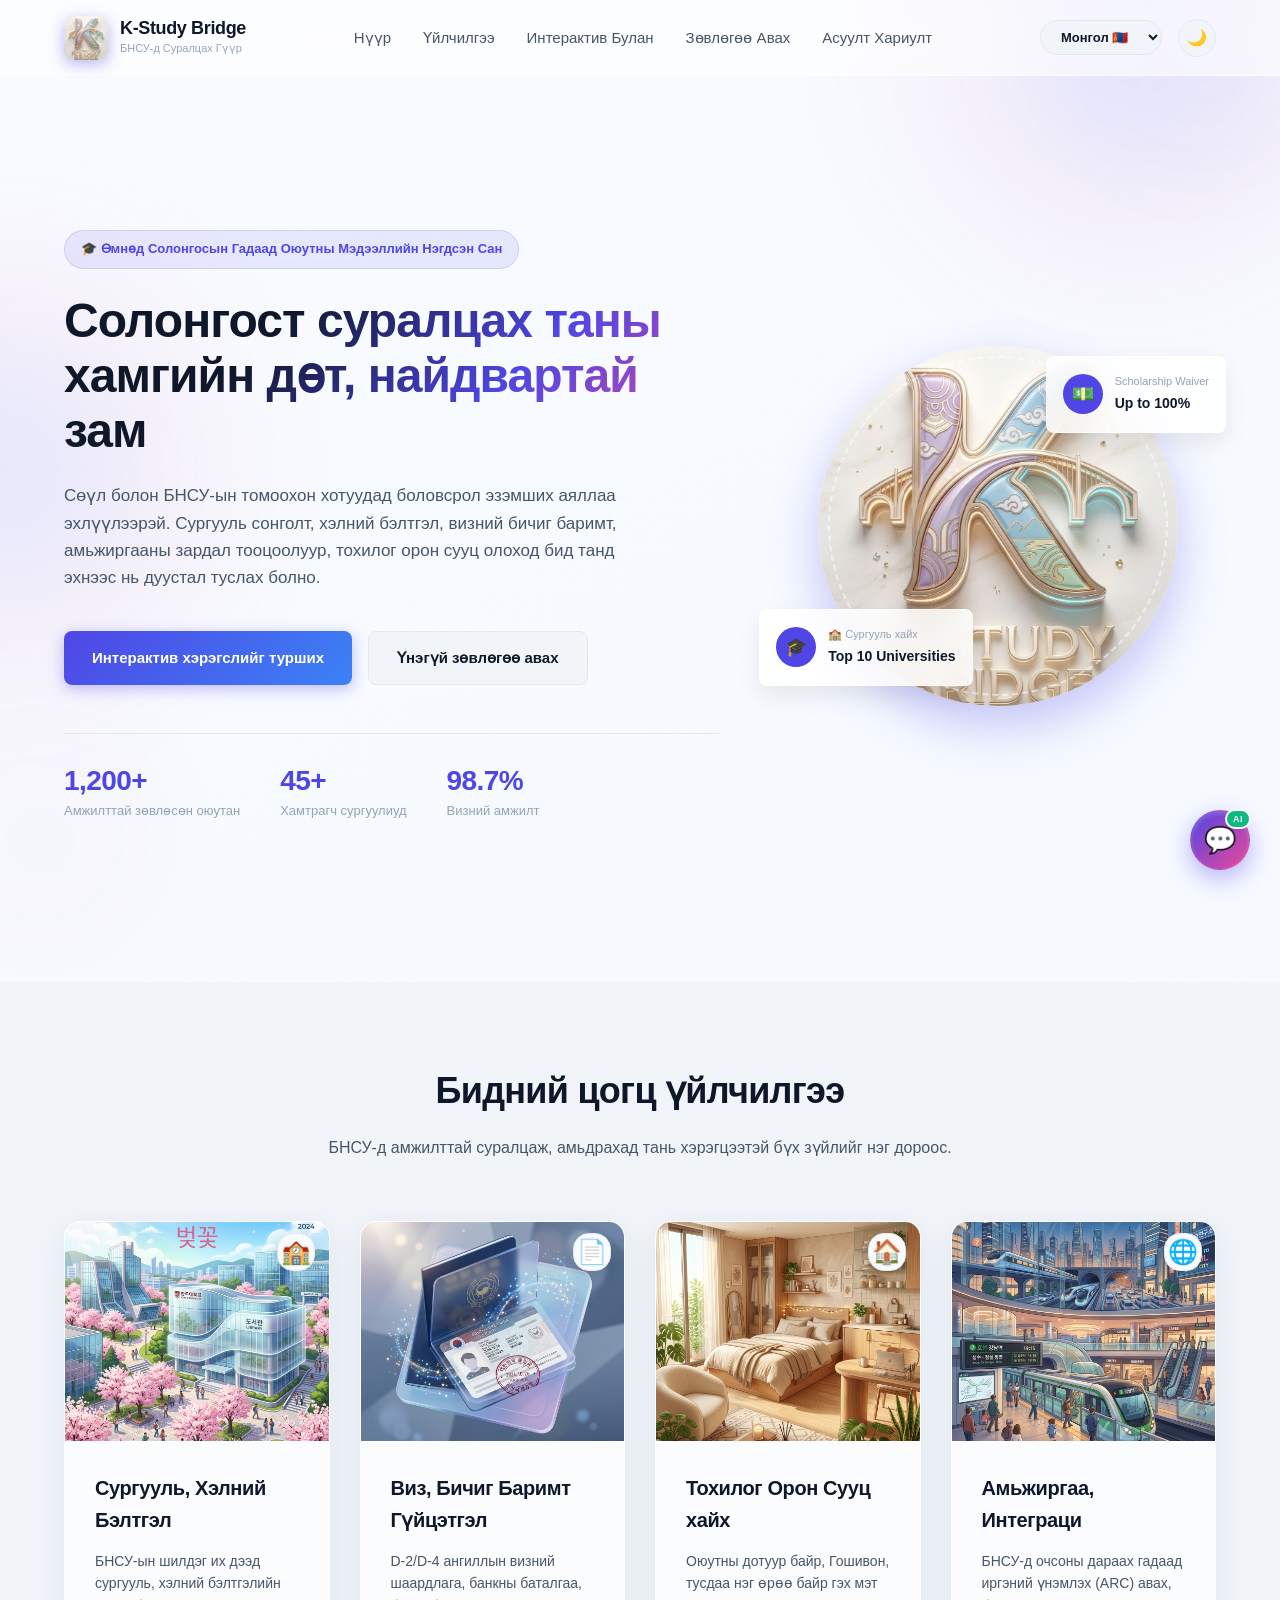
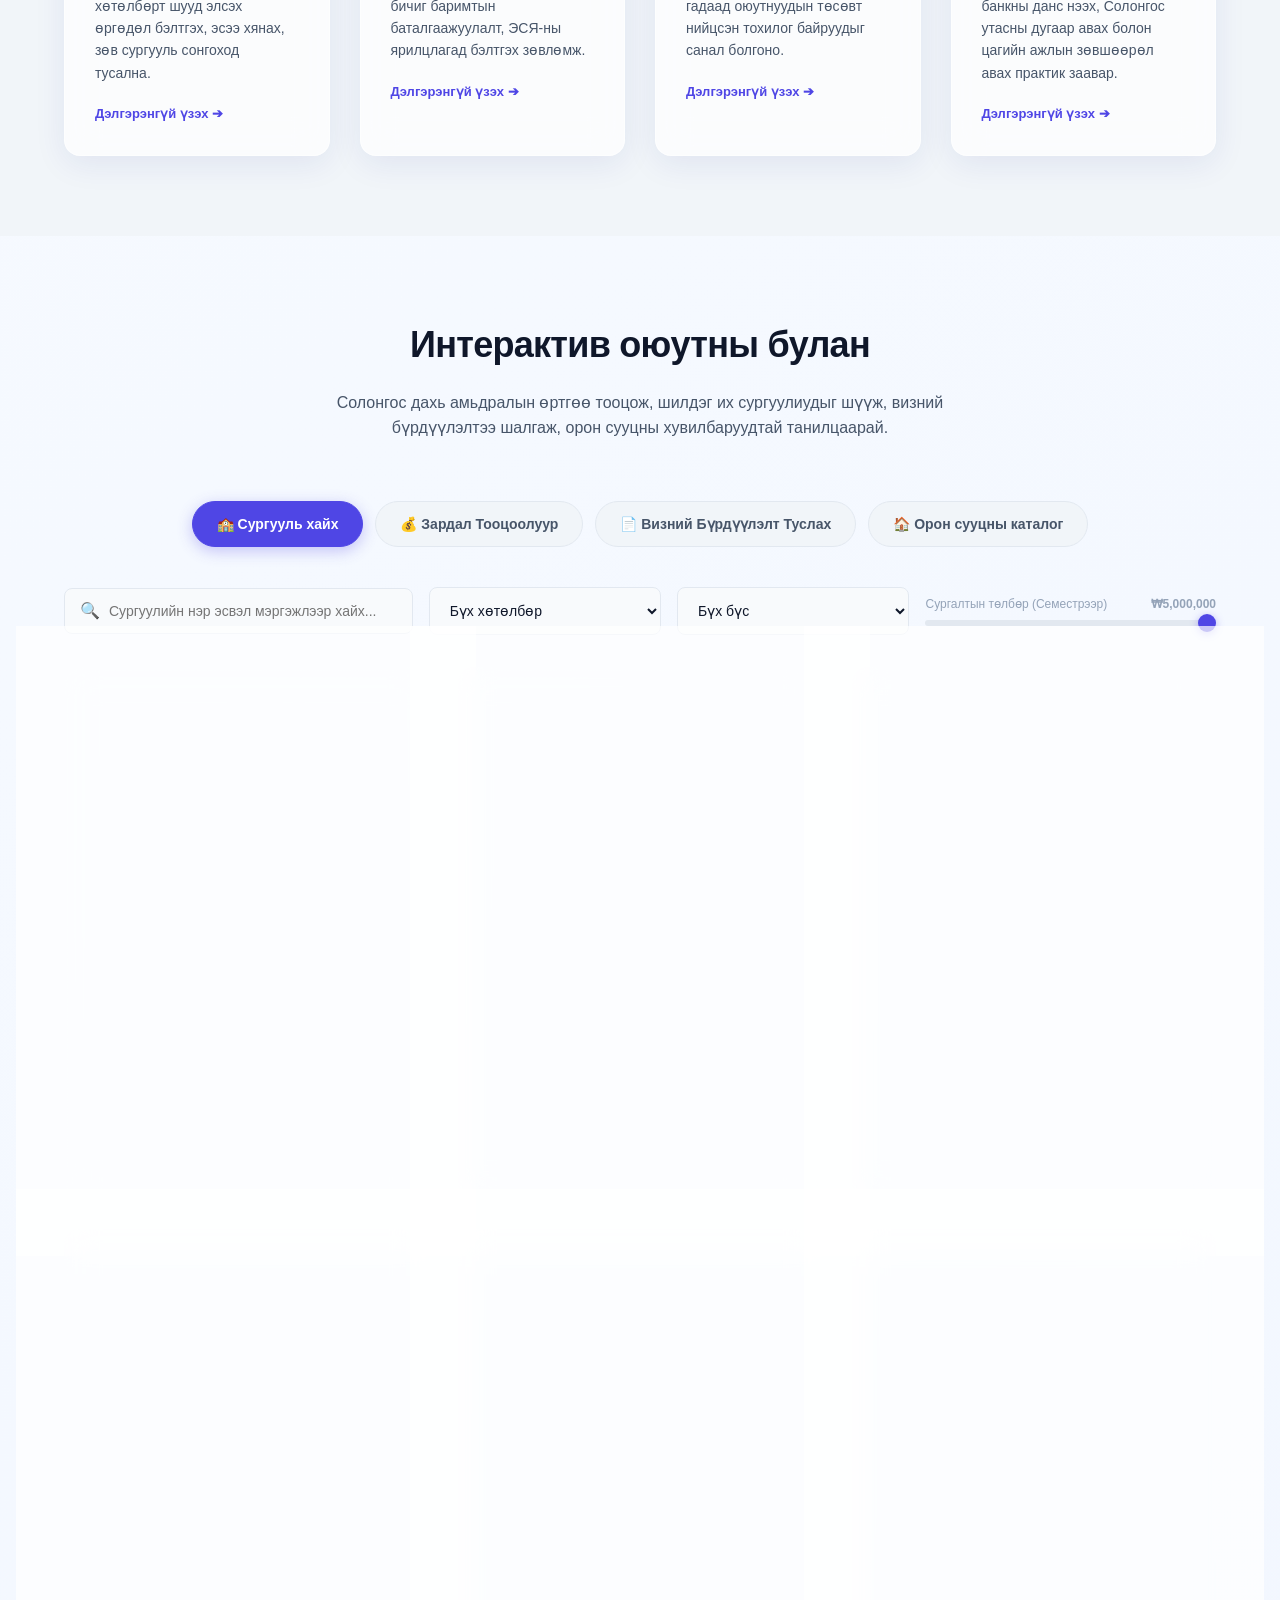
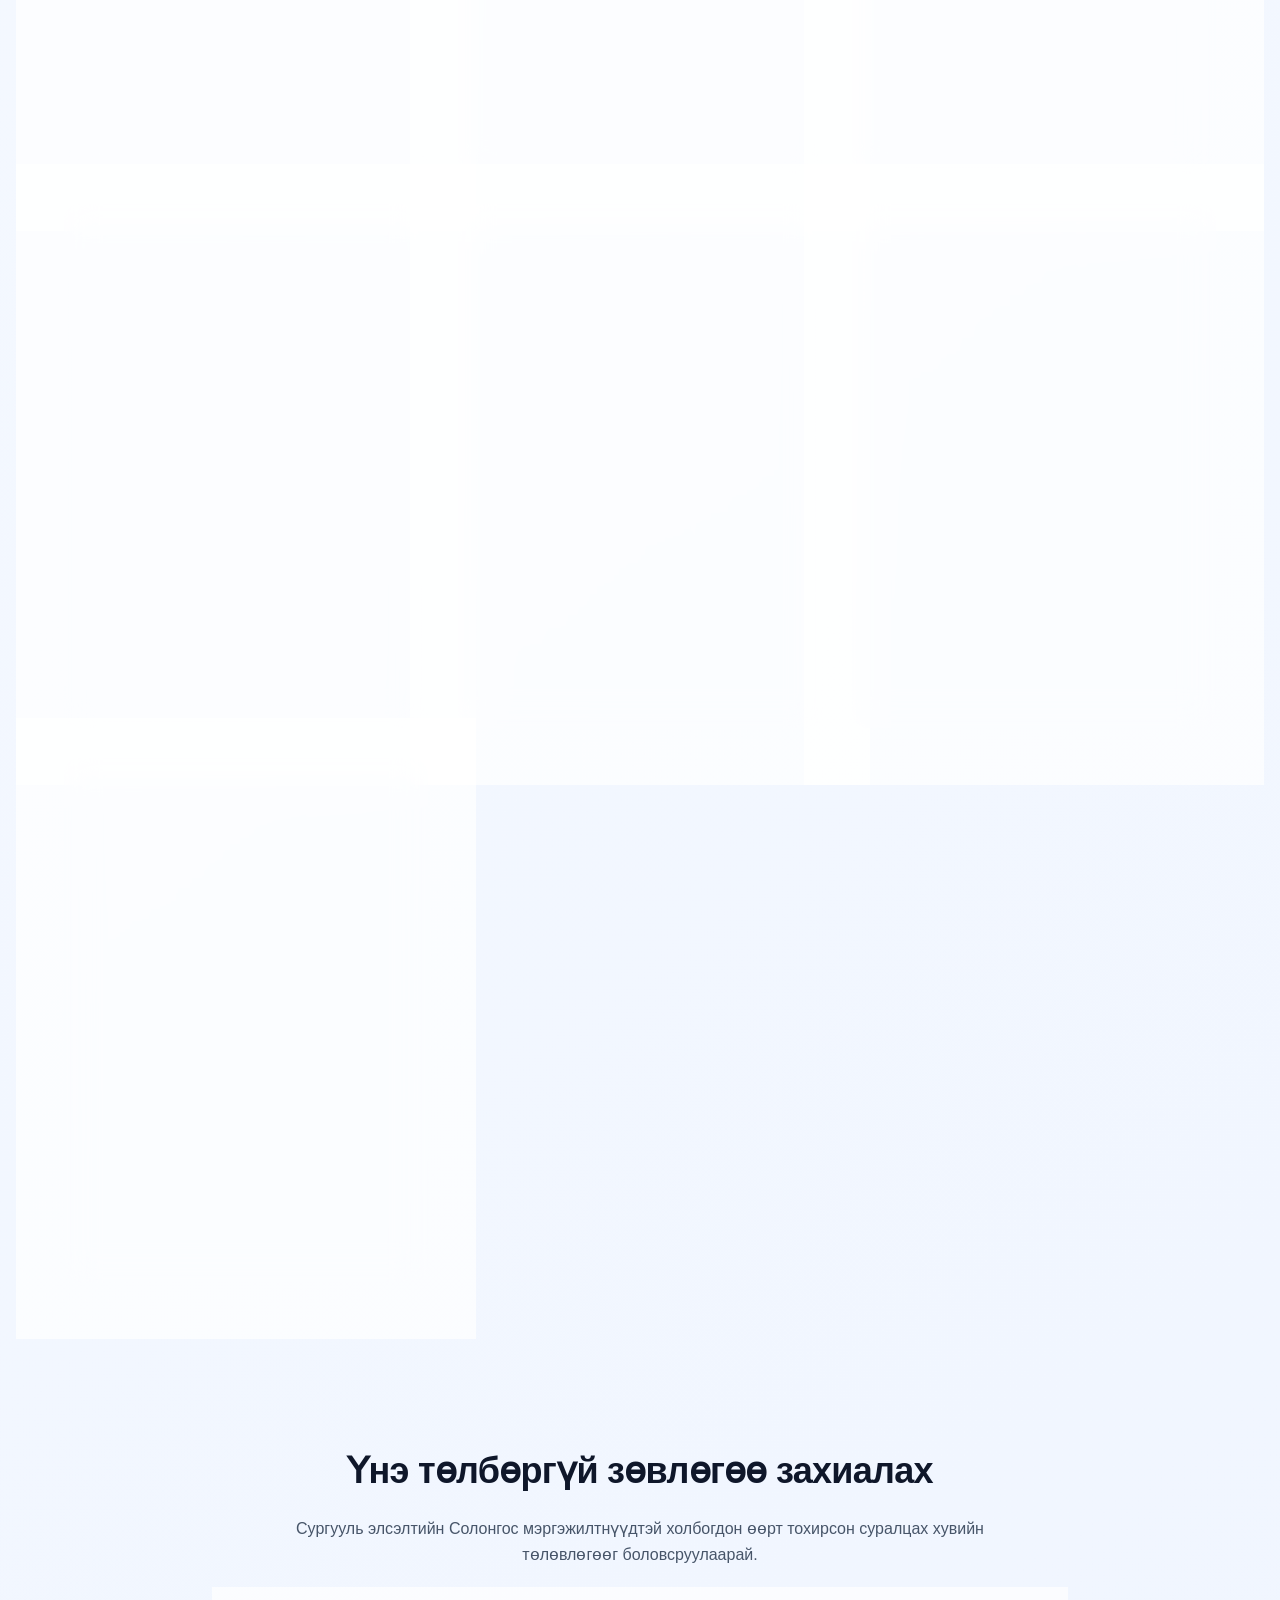
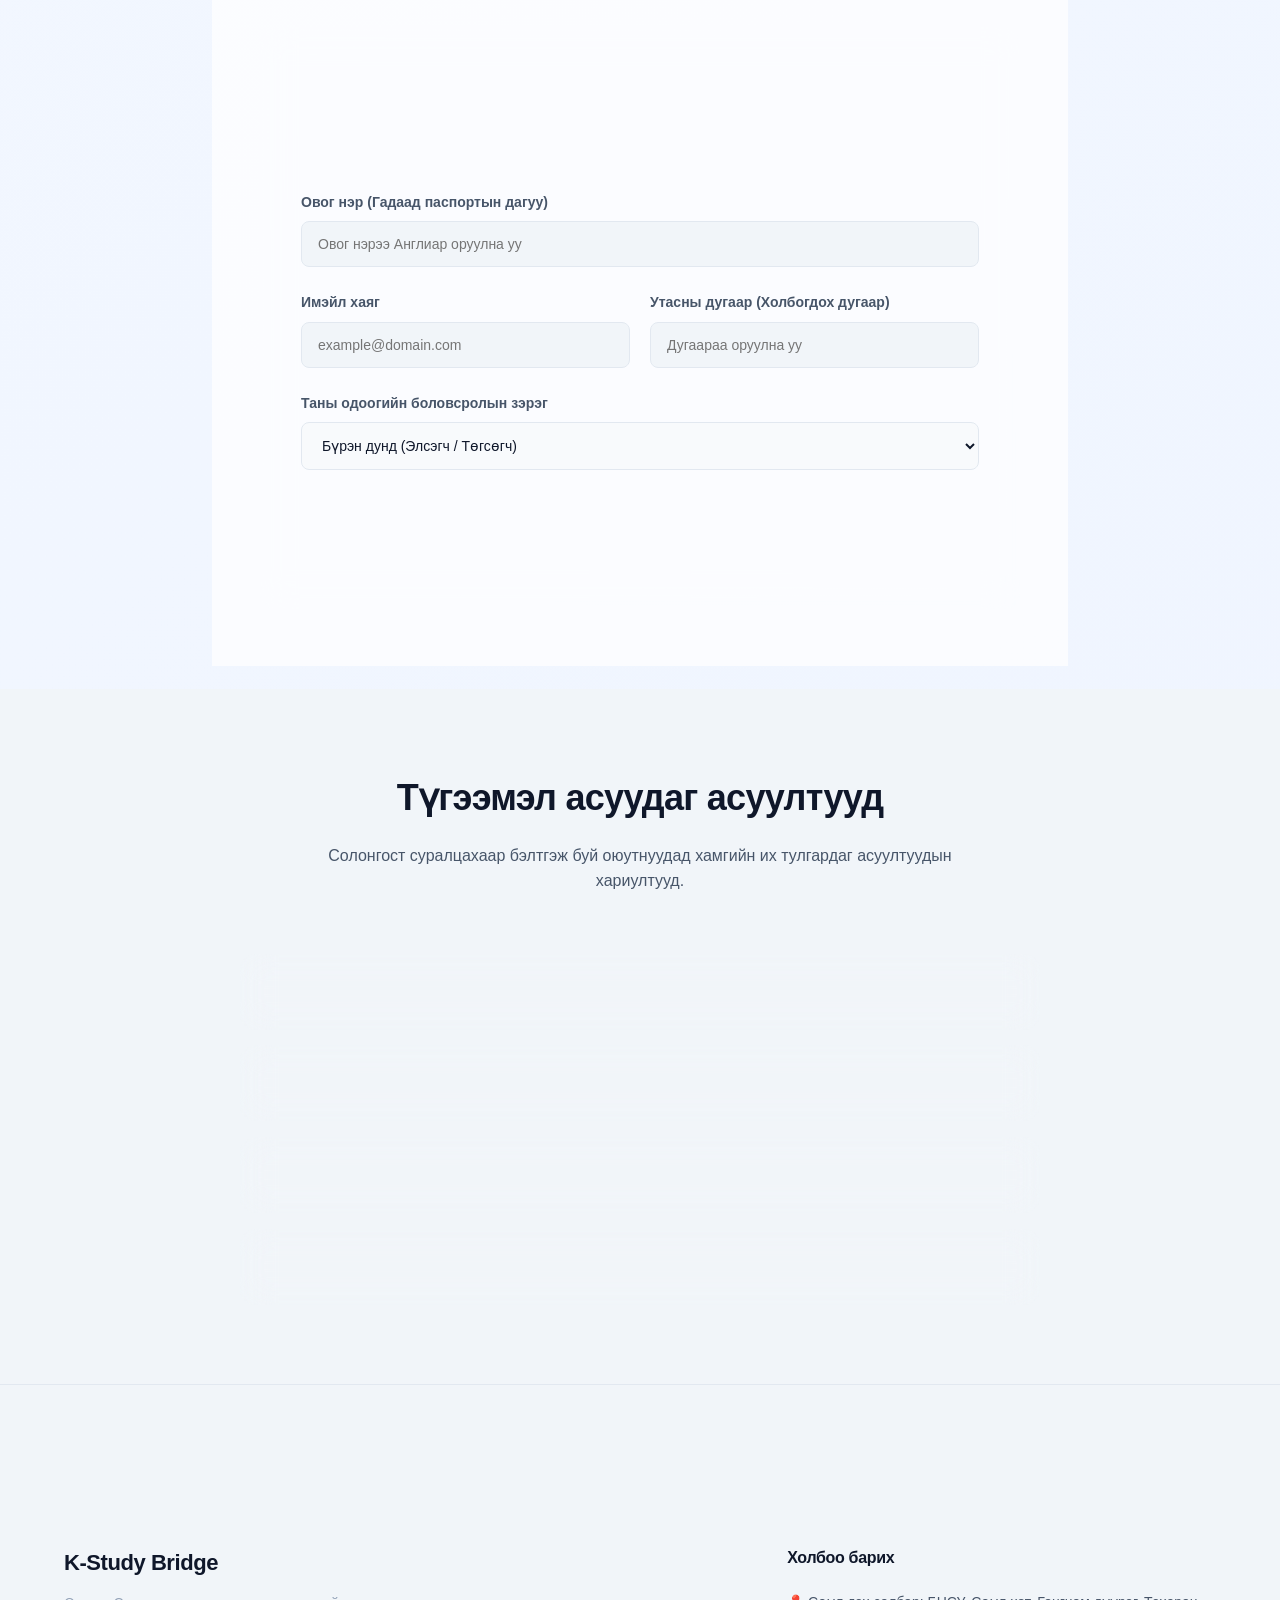
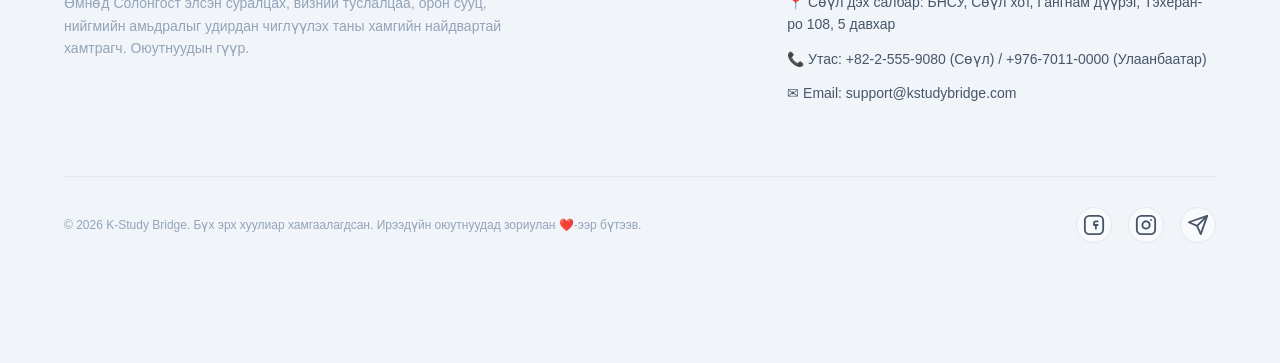
<file: index.html>
<!DOCTYPE html>
<html lang="en">
<head>
  <meta charset="UTF-8">
  <meta name="viewport" content="width=device-width, initial-scale=1.0">
  <title>K-Study Bridge | South Korea International Student Gateway</title>
  <meta name="description" content="K-Study Bridge is your trusted partner for university admissions, student visas, housing solutions, and living guidance in South Korea. Beautiful interactive dashboard included!">
  
  <!-- CSS Stylesheet -->
  <link rel="stylesheet" href="css/style.css">
</head>
<body>

  <!-- Background Decorative Glowing Lights -->
  <div class="glowing-bg-circle glowing-bg-circle-1"></div>
  <div class="glowing-bg-circle glowing-bg-circle-2"></div>

  <!-- Header Navigation -->
  <header class="navbar">
    <div class="nav-container">
      <a href="#" class="nav-logo">
        <div class="logo-icon-img-wrap">
          <img src="images/k_logo.png" alt="K-Study Bridge" class="nav-logo-img">
        </div>
        <div class="logo-meta">
          <h1 data-translate="logoName">K-Study Bridge</h1>
          <span data-translate="logoTagline">БНСУ-д Суралцах Гүүр</span>
        </div>
      </a>
      
      <ul class="nav-links">
        <li><a href="#" class="nav-link" data-translate="navHome">Нүүр</a></li>
        <li><a href="#services" class="nav-link" data-translate="navServices">Үйлчилгээ</a></li>
        <li><a href="#dashboard" class="nav-link" data-translate="navDashboard">Интерактив Булан</a></li>
        <li><a href="#booking" class="nav-link" data-translate="navBooking">Зөвлөгөө Авах</a></li>
        <li><a href="#faq" class="nav-link" data-translate="navFaq">Асуулт Хариулт</a></li>
      </ul>

      <div class="nav-actions">
        <select id="lang-select" class="lang-select-dropdown" aria-label="Select Language">
          <option value="mn">Монгол 🇲🇳</option>
          <option value="en">English 🇺🇸</option>
          <option value="ko">한국어 🇰🇷</option>
        </select>
        <button id="theme-toggle-btn" class="theme-btn" aria-label="Toggle Theme">🌙</button>
      </div>
    </div>
  </header>

  <!-- Hero Landing Section -->
  <section class="hero">
    <div class="container hero-grid">
      <div class="hero-content">
        <span class="hero-badge" data-translate="heroBadge">🎓 Өмнөд Солонгосын Гадаад Оюутны Мэдээллийн Нэгдсэн Сан</span>
        <h2 class="hero-title" data-translate="heroTitle">Солонгост суралцах таны хамгийн дөт, найдвартай зам</h2>
        <p class="hero-desc" data-translate="heroDesc">Сургууль сонголт, хэлний бэлтгэл, визний бичиг баримт, амьжиргааны зардал тооцоолуур, тохилог орон сууц олоход бид танд эхнээс нь дуустал туслах болно.</p>
        
        <div class="hero-actions">
          <a href="#dashboard" class="btn-primary" data-translate="heroBtnExplore">Интерактив хэрэгслийг турших</a>
          <a href="#booking" class="btn-secondary" data-translate="heroBtnConsult">Үнэгүй зөвлөгөө авах</a>
        </div>

        <div class="hero-stats">
          <div class="stat-item">
            <h4>1,200+</h4>
            <p data-translate="heroStatsStudents">Амжилттай зөвлөсөн оюутан</p>
          </div>
          <div class="stat-item">
            <h4>45+</h4>
            <p data-translate="heroStatsUniversities">Хамтрагч сургуулиуд</p>
          </div>
          <div class="stat-item">
            <h4>98.7%</h4>
            <p data-translate="heroStatsVisa">Визний амжилт</p>
          </div>
        </div>
      </div>

      <div class="hero-visual">
        <div class="visual-globe-box">
          <img src="images/k_logo.png" alt="K-Study Bridge Globe" class="hero-center-logo">
        </div>
        <!-- Floating overlay widgets -->
        <div class="floating-overlay-card card-1">
          <div class="floating-card-icon">🎓</div>
          <div class="floating-card-meta">
            <span data-translate="tabUniversities">🏫 Сургууль хайх</span>
            <strong>Top 10 Universities</strong>
          </div>
        </div>
        <div class="floating-overlay-card card-2">
          <div class="floating-card-icon">💵</div>
          <div class="floating-card-meta">
            <span>Scholarship Waiver</span>
            <strong>Up to 100%</strong>
          </div>
        </div>
      </div>
    </div>
  </section>

  <!-- Core Services Showcase -->
  <section id="services" class="services-section">
    <div class="container">
      <div class="section-header">
        <h2 data-translate="servicesTitle">Бидний цогц үйлчилгээ</h2>
        <p data-translate="servicesSubtitle">БНСУ-д амжилттай суралцааж, амьдрахад тань хэрэгцээтэй бүх зүйлийг нэг дороос.</p>
      </div>

      <div class="services-grid">
        <!-- Card 1 -->
        <div class="service-card glass-card" data-target-tab="panel-universities" data-detail-page="service-university.html">
          <div class="service-image-wrapper">
            <img src="images/uni_prep.png" alt="Сургууль, Хэлний Бэлтгэл" class="service-img">
            <div class="service-icon-badge">🏫</div>
          </div>
          <div class="service-content">
            <h3 data-translate="service1Title">Сургууль, Хэлний Бэлтгэл</h3>
            <p data-translate="service1Desc">БНСУ-ын шилдэг их дээд сургууль, хэлний бэлтгэлийн хөтөлбөрт шууд элсэх өргөдөл бэлтгэх, эсээ хянах, зөв сургууль сонгоход тусална.</p>
            <div class="service-card-action">
              <span class="service-learn-more" data-translate="serviceLearnMore">Дэлгэрэнгүй үзэх ➔</span>
            </div>
          </div>
        </div>
        <!-- Card 2 -->
        <div class="service-card glass-card" data-target-tab="panel-visa" data-detail-page="service-visa.html">
          <div class="service-image-wrapper">
            <img src="images/visa_doc.png" alt="Виз, Бичиг Баримт Гүйцэтгэл" class="service-img">
            <div class="service-icon-badge">📄</div>
          </div>
          <div class="service-content">
            <h3 data-translate="service2Title">Виз, Бичиг Баримт Гүйцэтгэл</h3>
            <p data-translate="service2Desc">D-2/D-4 ангиллын визний шаардлага, банкны баталгаа, бичиг баримтын баталгаажуулалт, ЭСЯ-ны ярилцлагад бэлтгэх зөвлөмж.</p>
            <div class="service-card-action">
              <span class="service-learn-more" data-translate="serviceLearnMore">Дэлгэрэнгүй үзэх ➔</span>
            </div>
          </div>
        </div>
        <!-- Card 3 -->
        <div class="service-card glass-card" data-target-tab="panel-housing" data-detail-page="service-housing.html">
          <div class="service-image-wrapper">
            <img src="images/housing_search.png" alt="Тохилог Орон Сууц хайх" class="service-img">
            <div class="service-icon-badge">🏠</div>
          </div>
          <div class="service-content">
            <h3 data-translate="service3Title">Тохилог Орон Сууц хайх</h3>
            <p data-translate="service3Desc">Оюутны дотуур байр, Гошивон, тусдаа нэг өрөө байр гэх мэт гадаад оюутнуудын төсөвт нийцсэн тохилог байруудыг санал болгоно.</p>
            <div class="service-card-action">
              <span class="service-learn-more" data-translate="serviceLearnMore">Дэлгэрэнгүй үзэх ➔</span>
            </div>
          </div>
        </div>
        <!-- Card 4 -->
        <div class="service-card glass-card" data-target-tab="panel-calculator" data-detail-page="service-living.html">
          <div class="service-image-wrapper">
            <img src="images/living_integration.png" alt="Амьжиргаа, Интеграци" class="service-img">
            <div class="service-icon-badge">🌐</div>
          </div>
          <div class="service-content">
            <h3 data-translate="service4Title">Амьжиргаа, Интеграци</h3>
            <p data-translate="service4Desc">БНСУ-д очсоны дараах гадаад иргэний үнэмлэх (ARC) авах, банкны данс нээх, Солонгос утасны дугаар авах болон цагийн ажлын зөвшөөрөл авах практик заавар.</p>
            <div class="service-card-action">
              <span class="service-learn-more" data-translate="serviceLearnMore">Дэлгэрэнгүй үзэх ➔</span>
            </div>
          </div>
        </div>
      </div>
    </div>
  </section>

  <!-- Interactive Student Dashboard -->
  <section id="dashboard" class="dashboard-section">
    <div class="container">
      <div class="section-header">
        <h2 data-translate="hubTitle">Интерактив оюутны булан</h2>
        <p data-translate="hubSubtitle">Солонгос дахь амьдралын өртгөө тооцож, шилдэг их сургуулиудыг шүүж, визний бүрдүүлэлтээ шалгаж, орон сууцны хувилбаруудтай танилцаарай.</p>
      </div>

      <div class="dashboard-container">
        <!-- Dashboard Tab Controls -->
        <nav class="dashboard-nav">
          <button class="dashboard-tab-btn active" data-tab="panel-universities" data-translate="tabUniversities">🏫 Сургууль хайх</button>
          <button class="dashboard-tab-btn" data-tab="panel-calculator" data-translate="tabCalculator">💰 Зардал Тооцоолуур</button>
          <button class="dashboard-tab-btn" data-tab="panel-visa" data-translate="tabVisa">📄 Визний Бүрдүүлэлт Туслах</button>
          <button class="dashboard-tab-btn" data-tab="panel-housing" data-translate="tabHousing">🏠 Орон сууцны каталог</button>
        </nav>

        <!-- PANEL 1: University Finder -->
        <div id="panel-universities" class="dashboard-panel active">
          <div class="uni-controls-wrap">
            <div class="search-input-group">
              <span class="search-icon">🔍</span>
              <input type="text" id="uni-search-input" class="form-control-input" placeholder="Сургуулийн нэр эсвэл мэргэжлээр хайх..." data-translate-placeholder="uniSearchPlaceholder">
            </div>

            <div class="select-input-group">
              <select id="uni-filter-type" class="form-control-select" aria-label="Filter by Type">
                <option value="all" data-translate="uniFilterTypeAll">Бүх хөтөлбөр</option>
                <option value="university" data-translate="uniFilterTypeUni">Бакалавр / Магистр (D-2)</option>
                <option value="language" data-translate="uniFilterTypeLang">Хэлний бэлтгэл (D-4)</option>
              </select>
            </div>

            <div class="select-input-group">
              <select id="uni-filter-loc" class="form-control-select" aria-label="Filter by Location">
                <option value="all" data-translate="uniFilterLocAll">Бүх бүс</option>
                <option value="seoul">Seoul</option>
                <option value="busan">Busan</option>
                <option value="daejeon">Daejeon</option>
              </select>
            </div>

            <div class="tuition-slider-group">
              <div class="slider-label-meta">
                <span data-translate="uniFilterMaxTuition">Сургалтын төлбөр (Семестрээр)</span>
                <strong id="uni-filter-tuition-val">₩5,000,000</strong>
              </div>
              <input type="range" id="uni-filter-tuition" class="custom-range-slider" min="1500000" max="5000000" step="100000" value="5000000" aria-label="Tuition Filter Slider">
            </div>
          </div>

          <!-- Universities Result Grid -->
          <div id="university-cards-grid" class="university-cards-grid">
            <!-- Rendered Dynamically via JS -->
          </div>
        </div>

        <!-- PANEL 2: Cost of Living Estimator -->
        <div id="panel-calculator" class="dashboard-panel">
          <div class="calculator-grid">
            <div class="calc-sliders-card glass-card">
              <h3 data-translate="calcHeading">БНСУ-д сар бүр гарах амьжиргааны зардлыг тооцоолно уу</h3>
              <p class="hero-desc" data-translate="calcSubheading" style="margin-bottom: 30px;">Слайдеруудыг ашиглан Солонгос воноор (KRW) зардлаа тохируулахад доллар болон төгрөг рүү автоматаар хөрвөнө.</p>

              <!-- Sliders -->
              <div class="calc-slider-block">
                <div class="calc-label-row">
                  <label for="calc-rent" data-translate="calcLabelRent">Байр түрээс & Ашиглалтын зардал (Дотуур байр / Гошивон / Нэг өрөө):</label>
                  <span id="calc-rent-val" class="calc-numeric-val">₩350,000</span>
                </div>
                <input type="range" id="calc-rent" class="custom-range-slider" min="150000" max="1200000" step="25000" value="350000">
              </div>

              <div class="calc-slider-block">
                <div class="calc-label-row">
                  <label for="calc-food" data-translate="calcLabelFood">Хоол хүнс (Гадуур хооллох, кафе, хүнсний дэлгүүр):</label>
                  <span id="calc-food-val" class="calc-numeric-val">₩300,000</span>
                </div>
                <input type="range" id="calc-food" class="custom-range-slider" min="150000" max="800000" step="20000" value="300000">
              </div>

              <div class="calc-slider-block">
                <div class="calc-label-row">
                  <label for="calc-transport" data-translate="calcLabelTransit">Нийтийн тээврийн зардал (Метро, автобус, такси):</label>
                  <span id="calc-transport-val" class="calc-numeric-val">₩70,000</span>
                </div>
                <input type="range" id="calc-transport" class="custom-range-slider" min="30000" max="250000" step="10000" value="70000">
              </div>

              <div class="calc-slider-block">
                <div class="calc-label-row">
                  <label for="calc-insurance" data-translate="calcLabelInsurance">Эрүүл мэндийн даатгал (National Health Insurance) & Эм тариа:</label>
                  <span id="calc-insurance-val" class="calc-numeric-val">₩60,000</span>
                </div>
                <input type="range" id="calc-insurance" class="custom-range-slider" min="40000" max="150000" step="5000" value="60000">
              </div>

              <div class="calc-slider-block">
                <div class="calc-label-row">
                  <label for="calc-personal" data-translate="calcLabelPersonal">Хэрэглээний мөнгө (Утасны төлбөр, хувцас авах, хобби):</label>
                  <span id="calc-personal-val" class="calc-numeric-val">₩150,000</span>
                </div>
                <input type="range" id="calc-personal" class="custom-range-slider" min="50000" max="600000" step="10000" value="150000">
              </div>
            </div>

            <!-- Budget Summary Panel (Right side) -->
            <div class="calc-summary-card glass-card">
              <h4 class="calc-summary-title" data-translate="calcResultTitle">Сар бүрийн нийт тооцоолсон зардал</h4>
              
              <div class="calc-total-display-wrap">
                <div id="calc-total-krw" class="total-value-krw">₩930,000</div>
                <div class="total-conversions-row">
                  <div class="conversion-col">
                    <span>USD ($)</span>
                    <strong id="calc-total-usd">$689</strong>
                  </div>
                  <div class="conversion-col">
                    <span>MNT (₮)</span>
                    <strong id="calc-total-mnt">₮2,371,500</strong>
                  </div>
                </div>
              </div>

              <div class="budget-badge-wrap">
                <span class="budget-badge-label" data-translate="calcBudgetLevel">Төсвийн зэрэглэлийн зөвлөмж:</span>
                <div id="calc-budget-badge" class="budget-badge badge-mid">Balanced & Comfortable ⚖️</div>
              </div>

              <p id="calc-budget-tip" class="budget-tip-text">Allows you to rent a private room/goshiwon, dine out occasionally, enjoy cafe visits, and fully experience student life in Korea.</p>
              
              <p class="calc-disclaimer" data-translate="calcConvertDisclaimer">* Валютын хөрвүүлэлтийг одоогийн дундаж ханшаар хийсэн болно (1 USD = 1350 KRW, 1 KRW = 2.55 MNT).</p>
            </div>
          </div>
        </div>

        <!-- PANEL 3: Visa Assistant Documentation -->
        <div id="panel-visa" class="dashboard-panel">
          <div class="visa-assistant-wrap">
            <div class="visa-config-card glass-card">
              <h3 data-translate="visaHeading">Визний Бичиг Баримтын Туслах</h3>
              <p class="hero-desc" data-translate="visaSubheading" style="font-size: 14px; margin-bottom: 24px;">ЭСЯ-ны ярилцлагад ороход хэрэгтэй бичиг баримтын жагсаалтыг визний ангиллаар нь автоматаар үүсгэнэ.</p>
              
              <div class="visa-select-box-wrap">
                <label for="visa-category-select" data-translate="visaSelectLabel" style="font-weight:600; font-size:13px; color:var(--text-secondary); display:block; margin-bottom:8px;">Визний ангилал сонгох:</label>
                <select id="visa-category-select" class="form-control-select">
                  <option value="d4" data-translate="visaOptionD4">D-4-1 (General Student - Language Course)</option>
                  <option value="d2" data-translate="visaOptionD2">D-2 (Associate, Bachelor, Master, PhD Degree)</option>
                </select>
              </div>
            </div>

            <div class="visa-checklist-card glass-card">
              <div id="visa-checklist-container">
                <!-- Checklist elements injected via JS -->
              </div>
            </div>
          </div>
        </div>

        <!-- PANEL 4: Housing Catalog -->
        <div id="panel-housing" class="dashboard-panel">
          <div class="section-header" style="margin-bottom: 40px;">
            <h3 data-translate="houseHeading">Олон улсын оюутнуудад зориулсан орон сууцны мэдээлэл</h3>
            <p data-translate="houseSubheading">Өмнөд Солонгост оюутнуудын амьдардаг нийтлэг сууцны давуу тал, зардлыг харьцуулаарай.</p>
          </div>

          <div class="housing-catalog-grid">
            <!-- Card 1 -->
            <div class="housing-card glass-card">
              <div>
                <h3 data-translate="houseTypeDorm">Сургуулийн дотуур байр</h3>
                <p data-translate="houseTypeDormDesc">Аюулгүй, кампус дотор байрладаг. Олон орны найз нөхөдтэй болоход хамгийн тохиромжтой. Ихэвчлэн 2-4-үүлээ өрөөгөө хуваалцдаг.</p>
                <ul class="housing-features-list">
                  <li data-translate="navHome">24/7 Security & CCTV</li>
                  <li>Campus Wifi</li>
                  <li>Gym & Study Lounge access</li>
                </ul>
              </div>
              <div class="housing-cost-row">
                <span data-translate="houseAvgCost">Дундаж сарын зардал</span>
                <strong>₩250,000 - ₩450,000</strong>
              </div>
            </div>

            <!-- Card 2 -->
            <div class="housing-card glass-card">
              <div>
                <h3 data-translate="houseTypeGoshi">Гошивон (Жижиг өрөө)</h3>
                <p data-translate="houseTypeGoshiDesc">Маш хэмнэлттэй, бага талбайтай боловч дотроо шүршүүр, бие засах газартай хувийн өрөө. Үнэгүй будаа, кимчи, рамен санал болгодог давуу талтай.</p>
                <ul class="housing-features-list">
                  <li>Private room & bathroom</li>
                  <li>No large deposit needed</li>
                  <li>Free Rice, Kimchi & Ramen</li>
                </ul>
              </div>
              <div class="housing-cost-row">
                <span data-translate="houseAvgCost">Дундаж сарын зардал</span>
                <strong>₩300,000 - ₩550,000</strong>
              </div>
            </div>

            <!-- Card 3 -->
            <div class="housing-card glass-card">
              <div>
                <h3 data-translate="houseTypeOneroom">Нэг өрөө байр (Studio)</h3>
                <p data-translate="houseTypeOneroomDesc">Хувийн орон зайг эрхэмлэгчдэд зориулсан тохилог тусдаа байр. Барьцаа мөнгө (Key Money) өндөр байдаг ч гал тогоо болон угаалгын машин хувьдаа эзэмшинэ.</p>
                <ul class="housing-features-list">
                  <li>Ultimate privacy & space</li>
                  <li>Personal kitchen & washer</li>
                  <li>Flexible utilities usage</li>
                </ul>
              </div>
              <div class="housing-cost-row">
                <span data-translate="houseAvgCost">Дундаж сарын зардал</span>
                <strong>₩450,000 - ₩800,000</strong>
              </div>
            </div>

            <!-- Card 4 -->
            <div class="housing-card glass-card">
              <div>
                <h3 data-translate="houseTypeShare">Шэйр Хаус / Хамтран амьдрах байр</h3>
                <p data-translate="houseTypeShareDesc">Хувийн өрөөтэй боловч зочны өрөө болон гал тогоогоо бусад оюутнуудтай хамтран ашигладаг. Олон улсын найрсаг хамт олонтой амьдрах сонирхолтой оюутнуудад зориулагдсан.</p>
                <ul class="housing-features-list">
                  <li>Fully furnished social lounge</li>
                  <li>Bilingual roommates</li>
                  <li>Shared kitchen utilities</li>
                </ul>
              </div>
              <div class="housing-cost-row">
                <span data-translate="houseAvgCost">Дундаж сарын зардал</span>
                <strong>₩350,000 - ₩600,000</strong>
              </div>
            </div>
          </div>
        </div>
      </div>
    </div>
  </section>

  <!-- Consultation Form Section -->
  <section id="booking" class="booking-section">
    <div class="container">
      <div class="section-header">
        <h2 data-translate="bookSectionTitle">Үнэ төлбөргүй зөвлөгөө захиалах</h2>
        <p data-translate="bookSectionSubtitle">Сургууль элсэлтийн Солонгос мэргэжилтнүүдтэй холбогдон өөрт тохирсон суралцах хувийн төлөвлөгөөг боловсруулаарай.</p>
      </div>

      <div class="booking-wizard-card glass-card">
        <!-- Interactive Booking Wizard Container -->
        <div id="booking-wizard-container">
          <!-- Progress tracker header -->
          <div class="wizard-progress-header-wrap">
            <div class="wizard-progress-meta">
              <span data-translate="navDashboard">Зөвлөгөө захиалга</span>
              <strong id="wizard-progress-percent">0%</strong>
            </div>
            <div class="wizard-progress-bg">
              <div id="wizard-progress-bar" class="wizard-progress-fill"></div>
            </div>
            
            <div class="step-indicators-wrap">
              <div class="step-indicator-item active">
                <div class="step-ind-circle">1</div>
                <span data-translate="bookStep1">Хувийн мэдээлэл</span>
              </div>
              <div class="step-indicator-item">
                <div class="step-ind-circle">2</div>
                <span data-translate="bookStep2">Боловсрол & Хөтөлбөр</span>
              </div>
              <div class="step-indicator-item">
                <div class="step-ind-circle">3</div>
                <span data-translate="bookStep3">Нэгтгэл</span>
              </div>
            </div>
          </div>

          <!-- Wizard Multistep Form -->
          <form id="consultation-booking-form" novalidate>
            <!-- STEP 1: Personal Info -->
            <div class="wizard-step active">
              <div class="form-group-block">
                <label for="book-name" data-translate="bookLabelName">Овог нэр (Гадаад паспортын дагуу)</label>
                <input type="text" id="book-name" class="wizard-form-input" placeholder="Овог нэрээ Англиар оруулна уу" data-translate-placeholder="bookPlaceholderName">
                <span id="name-error" class="form-error" data-translate="bookErrorName">Та өөрийн бүтэн нэрийг оруулна уу.</span>
              </div>

              <div class="wizard-two-col">
                <div class="form-group-block">
                  <label for="book-email" data-translate="bookLabelEmail">Имэйл хаяг</label>
                  <input type="email" id="book-email" class="wizard-form-input" placeholder="example@domain.com" data-translate-placeholder="bookPlaceholderEmail">
                  <span id="email-error" class="form-error" data-translate="bookErrorEmail">Зөв имэйл хаяг оруулна уу.</span>
                </div>
                <div class="form-group-block">
                  <label for="book-phone" data-translate="bookLabelPhone">Утасны дугаар (Холбогдох дугаар)</label>
                  <input type="text" id="book-phone" class="wizard-form-input" placeholder="Дугаараа оруулна уу" data-translate-placeholder="bookPlaceholderPhone">
                  <span id="phone-error" class="form-error" data-translate="bookErrorPhone">Утасны дугаараа оруулна уу.</span>
                </div>
              </div>

              <div class="form-group-block">
                <label for="book-current-level" data-translate="bookLabelLevel">Таны одоогийн боловсролын зэрэг</label>
                <select id="book-current-level" class="form-control-select" style="padding: 14px 16px;">
                  <option value="high" data-translate="bookLevelHigh">Бүрэн дунд (Элсэгч / Төгсөгч)</option>
                  <option value="uni" data-translate="bookLevelUni">Их сургуулийн оюутан (Бакалавр / Магистр)</option>
                  <option value="grad" data-translate="bookLevelGrad">Их сургууль төгссөн / Дипломтой</option>
                </select>
              </div>
            </div>

            <!-- STEP 2: Preferences & Academics -->
            <div class="wizard-step">
              <div class="form-group-block">
                <label for="book-program-type" data-translate="bookLabelProg">Та ямар хөтөлбөрөор суралцах хүсэлтэй байна вэ?</label>
                <select id="book-program-type" class="form-control-select" style="padding: 14px 16px;">
                  <option value="" disabled selected>-- Хөтөлбөр сонгох --</option>
                  <option value="language" data-translate="bookProgLang">Солонгос хэлний бэлтгэл (D-4)</option>
                  <option value="bachelor" data-translate="bookProgBach">Бакалаврын зэрэг (D-2)</option>
                  <option value="master" data-translate="bookProgMast">Магистр / Докторын зэрэг (D-2)</option>
                </select>
                <span id="program-error" class="form-error" data-translate="bookErrorProg">Хөтөлбөрийн төрлийг сонгоно уу.</span>
              </div>

              <div class="wizard-two-col">
                <div class="form-group-block">
                  <label for="book-term" data-translate="bookLabelTerm">Элсэхээр төлөвлөж буй улирал</label>
                  <select id="book-term" class="form-control-select" style="padding: 14px 16px;">
                    <option value="Fall 2026">Fall 2026 (September)</option>
                    <option value="Winter 2026">Winter 2026 (December)</option>
                    <option value="Spring 2027">Spring 2027 (March)</option>
                    <option value="Summer 2027">Summer 2027 (June)</option>
                  </select>
                </div>
                <div class="form-group-block">
                  <label for="book-korean" data-translate="bookLabelKorean">Таны Солонгос хэлний одоогийн түвшин</label>
                  <select id="book-korean" class="form-control-select" style="padding: 14px 16px;">
                    <option value="none" data-translate="bookLevelNone">Солонгос хэлний мэдлэггүй (Анхан шат)</option>
                    <option value="basic" data-translate="bookLevelBasic">Өдөр тутмын ярианы мэдлэгтэй / TOPIK 1-2</option>
                    <option value="inter" data-translate="bookLevelInter">Дунд шатны мэдлэгтэй / TOPIK 3-4</option>
                    <option value="advanced" data-translate="bookLevelAdv">Гүнзгий шат / TOPIK 5-6</option>
                  </select>
                </div>
              </div>

              <div class="form-group-block">
                <label for="book-notes" data-translate="bookLabelNotes">Нэмэлт асуулт эсвэл онцгой хүсэлтүүд</label>
                <textarea id="book-notes" class="wizard-form-input" style="height: 100px; resize: none;" placeholder="Сонгохыг хүсч буй сургууль, мэргэжил эсвэл төсвийн боломжийнхоо талаар бичнэ үү..." data-translate-placeholder="bookPlaceholderNotes"></textarea>
              </div>
            </div>

            <!-- STEP 3: Summary -->
            <div class="wizard-step">
              <div class="wizard-summary-layout">
                <h4 data-translate="bookStep3">Бүртгэлийн нэгтгэл мэдээлэл</h4>
                <div class="summary-data-list">
                  <div class="summary-data-item">
                    <span data-translate="bookLabelName">Нэр:</span>
                    <strong id="summary-name">John Doe</strong>
                  </div>
                  <div class="summary-data-item">
                    <span data-translate="bookLabelEmail">Имэйл:</span>
                    <strong id="summary-email">john@example.com</strong>
                  </div>
                  <div class="summary-data-item">
                    <span data-translate="bookLabelPhone">Утас:</span>
                    <strong id="summary-phone">+976-9999-9999</strong>
                  </div>
                  <div class="summary-data-item">
                    <span data-translate="bookLabelProg">Хөтөлбөр:</span>
                    <strong id="summary-program">Bachelor's Degree</strong>
                  </div>
                  <div class="summary-data-item">
                    <span data-translate="bookLabelTerm">Хичээлийн улирал:</span>
                    <strong id="summary-term">Spring 2027</strong>
                  </div>
                  <div class="summary-data-item">
                    <span data-translate="bookLabelKorean">Хэлний түвшин:</span>
                    <strong id="summary-korean">TOPIK Level 3-4</strong>
                  </div>
                </div>
              </div>
            </div>

            <!-- Wizard Bottom Control Actions -->
            <div class="booking-wizard-actions">
              <button type="button" id="prev-step-btn" class="btn-secondary" style="padding: 10px 22px;">Back</button>
              <button type="button" id="next-step-btn" class="btn-primary" style="padding: 10px 22px;">Continue</button>
              <button type="submit" id="submit-booking-btn" class="btn-primary" style="padding: 10px 22px; display: none;">Schedule Consultation 🚀</button>
            </div>
          </form>
        </div>

        <!-- Consultation SUCCESS Card -->
        <div id="booking-success-container" class="booking-success-container">
          <canvas id="confetti-canvas" class="confetti-canvas-element"></canvas>
          <div class="success-icon-globe">✓</div>
          <h3 class="success-title" data-translate="bookSuccessTitle">Хүсэлт амжилттай бүртгэгдлээ! 🎉</h3>
          <p class="success-desc" data-translate="bookSuccessDesc">Баярлалаа! Таны мэдээлэл бүртгэгдлээ. Манай ахлах сургалтын зөвлөх таны профайлыг хянаж үзээд 24 цагийн дотор Имэйл эсвэл утсаар холбогдож үнэ төлбөргүй зөвлөгөө өгөх видео дуудлагын цагийг тохируулах болно.</p>
          <button id="restart-booking-btn" class="btn-secondary" data-translate="bookSuccessBtnReset">Дахин хүсэлт илгээх</button>
        </div>
      </div>
    </div>
  </section>

  <!-- Frequently Asked Questions Section -->
  <section id="faq" class="faq-section" style="background-color: var(--bg-secondary); transition: background-color var(--transition-smooth);">
    <div class="container">
      <div class="section-header">
        <h2 data-translate="faqSectionTitle">Түгээмэл асуудаг асуултууд</h2>
        <p data-translate="faqSectionSubtitle">Солонгост суралцахаар бэлтгэж буй оюутнуудад хамгийн их тулгардаг асуултуудын хариултууд.</p>
      </div>

      <div class="faq-grid">
        <!-- Q1 -->
        <div class="faq-item glass-card">
          <div class="faq-q">
            <h3 data-translate="faq1Q">Би хэзээнээс бэлтгэлээ эхлэх хэрэгтэй вэ?</h3>
            <div class="faq-icon-indicator">+</div>
          </div>
          <div class="faq-a">
            <div class="faq-a-inner" data-translate="faq1A">
              Хэлний бэлтгэлд (D-4) элсэхийн тулд хичээл эхлэхээс 3-4 сарын өмнө бэлдэж эхэлнэ (Жилд 4 удаа элсэлт авдаг: 3, 6, 9, 12 сард). Харин үндсэн ангид (D-2) элсэхийн тулд 6-8 сарын өмнө бэлтгэлийг хангана (Жилд 2 удаа: 3 болон 9 сар).
            </div>
          </div>
        </div>

        <!-- Q2 -->
        <div class="faq-item glass-card">
          <div class="faq-q">
            <h3 data-translate="faq2Q">Виз мэдүүлэхэд банкны дансанд байх доод хэмжээ хэд вэ?</h3>
            <div class="faq-icon-indicator">+</div>
          </div>
          <div class="faq-a">
            <div class="faq-a-inner" data-translate="faq2A">
              Бакалавр, магистрын D-2 визэнд ихэвчлэн 16,000-аас 20,000 ам.долларын баталгаа ЭСЯ шаарддаг. Хэлний бэлтгэлийн D-4 визний хувьд 8,000-аас 10,000 ам.долларыг тодорхой хугацаанд царцаасан байх хэрэгтэй байдаг.
            </div>
          </div>
        </div>

        <!-- Q3 -->
        <div class="faq-item glass-card">
          <div class="faq-q">
            <h3 data-translate="faq3Q">Солонгост сурч байхдаа цагийн ажил хийх боломжтой юу?</h3>
            <div class="faq-icon-indicator">+</div>
          </div>
          <div class="faq-a">
            <div class="faq-a-inner" data-translate="faq3A">
              Тийм ээ! Гадаад оюутны ARC үнэмлэх авсан тохиолдолд эхний 1 семестр (эсвэл 6 сар) амжилттай суралцасаны дараа сургуулиасаа зөвшөөрөл авч, долоо хоногт 20-30 хүртэл цагаар хууль ёсоор цагийн ажил хийх эрхтэй болно.
            </div>
          </div>
        </div>

        <!-- Q4 -->
        <div class="faq-item glass-card">
          <div class="faq-q">
            <h3 data-translate="faq4Q">Солонгост тэтгэлэг авахын тулд TOPIK-ын хэддүгээр түвшинтэй байх ёстой вэ?</h3>
            <div class="faq-icon-indicator">+</div>
          </div>
          <div class="faq-a">
            <div class="faq-a-inner" data-translate="faq4A">
              Бакалавр элсэлтэнд TOPIK 3-тай бол 30% төлбөрийн хөнгөлөлт, TOPIK 4-тэй бол 50%, харин TOPIK 5 эсвэл 6-тай байвал маш олон сургууль сургалтын төлбөрөөс 100% чөлөөлөх тэтгэлэг санал болгодог.
            </div>
          </div>
        </div>
      </div>
    </div>
  </section>

  <!-- Footer -->
  <footer class="footer">
    <div class="container">
      <div class="footer-top-grid">
        <div class="footer-brand">
          <h2 data-translate="logoName">K-Study Bridge</h2>
          <p data-translate="footerDesc">Өмнөд Солонгост элсэн суралцах, визний туслалцаа, орон сууц, нийгмийн амьдралыг удирдан чиглүүлэх таны хамгийн найдвартай хамтрагч. Оюутнуудын гүүр.</p>
        </div>

        <div class="footer-contact">
          <h3 data-translate="footerContact">Холбоо барих</h3>
          <ul class="footer-contact-list">
            <li data-translate="footerAddress">📍 Сөүл дэх салбар: БНСУ, Сөүл хот, Гангнам дүүрэг, Тэхеран-ро 108, 5 давхар</li>
            <li data-translate="footerPhone">📞 Утас: +82-2-555-9080 (Сөүл) / +976-7011-0000 (Улаанбаатар)</li>
            <li>✉ Email: support@kstudybridge.com</li>
          </ul>
        </div>
      </div>

      <div class="footer-bottom">
        <div class="footer-copyright" data-translate="footerCopyright">
          © 2026 K-Study Bridge. Бүх эрх хуулиар хамгаалагдсан. Ирээдүйн оюутнуудад зориулан ❤️-ээр бүтээв.
        </div>
        <div class="footer-social-icons">
          <a href="#" class="social-icon-btn" aria-label="Facebook">
            <svg width="22" height="22" viewBox="0 0 24 24" fill="none" stroke="currentColor" stroke-width="2" stroke-linecap="round" stroke-linejoin="round" style="vertical-align:middle"><rect x="2" y="2" width="20" height="20" rx="5"/><path d="M16 8h-2a2 2 0 0 0-2 2v2h4"/><path d="M14 16v-4"/></svg>
          </a>
          <a href="#" class="social-icon-btn" aria-label="Instagram">
            <svg width="22" height="22" viewBox="0 0 24 24" fill="none" stroke="currentColor" stroke-width="2" stroke-linecap="round" stroke-linejoin="round" style="vertical-align:middle"><rect x="2" y="2" width="20" height="20" rx="5"/><path d="M16 11.37A4 4 0 1 1 12.63 8 4 4 0 0 1 16 11.37z"/><line x1="17.5" y1="6.5" x2="17.51" y2="6.5"/></svg>
          </a>
          <a href="#" class="social-icon-btn" aria-label="Telegram">
            <svg width="22" height="22" viewBox="0 0 24 24" fill="none" stroke="currentColor" stroke-width="2" stroke-linecap="round" stroke-linejoin="round" style="vertical-align:middle"><path d="M22 2L11 13"/><polygon points="22 2 15 22 11 13 2 9 22 2"/></svg>
          </a>
        </div>
      </div>
    </div>
  </footer>

  <!-- AI Chatbot Widget (Ji-Woo) -->
  <div id="chatbot-widget-container" class="chatbot-widget-container">
    <!-- Chat Toggle Floating Bubble Button -->
    <button id="chatbot-toggle-btn" class="chatbot-toggle-btn" aria-label="Open Chatbot Advisor">
      <span class="bot-toggle-icon">💬</span>
      <span class="bot-toggle-badge">AI</span>
    </button>

    <!-- Chat window panel card -->
    <div id="chatbot-window" class="chatbot-window glass-card">
      <!-- Chat Header -->
      <div class="chatbot-header">
        <div class="bot-header-info">
          <div class="bot-avatar">🤖</div>
          <div class="bot-title-meta">
            <h3>Ji-Woo (Жи-Ү)</h3>
            <span class="bot-status-indicator"><span class="dot-status"></span><span id="chat-status-text" data-translate="chatStatusOffline">Offline Mode</span></span>
          </div>
        </div>
        <div class="bot-header-actions">
          <button id="chatbot-settings-btn" class="chatbot-settings-btn" aria-label="Chatbot Settings">⚙️</button>
          <button id="chatbot-close-btn" class="chatbot-close-btn" aria-label="Close Chat">×</button>
        </div>
      </div>

      <!-- API Key Setup Panel -->
      <div id="chatbot-settings-panel" class="chatbot-settings-panel">
        <div class="settings-panel-inner">
          <label for="gemini-api-key" data-translate="settingsApiKeyLabel">Google Gemini API Key:</label>
          <div class="api-key-input-row">
            <input type="password" id="gemini-api-key" placeholder="AI идэвхжүүлэх түлхүүр оруулах..." data-translate-placeholder="settingsPlaceholder">
            <button id="save-api-key-btn" class="btn-save-key" data-translate="settingsBtnSave">Хадгалах</button>
          </div>
          <p class="settings-help-text" id="settings-help-text" data-translate="settingsHelpText">Gemini түлхүүр оруулахад жинхэнэ AI систем идэвхжих бөгөөд оруулахгүй бол оффлайн горим ажиллана. Түлхүүрийг Google AI Studio-оос үнэгүй авна.</p>
        </div>
      </div>

      <!-- Scrollable Message Body panel -->
      <div id="chatbot-messages-body" class="chatbot-messages-body">
        <!-- Message bubbles are injected dynamically here -->
      </div>

      <!-- Typing Indicator -->
      <div id="chatbot-typing-indicator" class="chatbot-typing-indicator">
        <div class="typing-dots-wave">
          <span class="dot"></span>
          <span class="dot"></span>
          <span class="dot"></span>
        </div>
        <span class="typing-lbl">Ji-Woo is typing...</span>
      </div>

      <!-- Quick Reply Suggestions wrapper -->
      <div id="chatbot-chips-container" class="chatbot-chips-container">
        <!-- Renders clickable quick suggestion chips dynamically -->
      </div>

      <!-- Input box area footer -->
      <div class="chatbot-input-footer">
        <input type="text" id="chatbot-text-input" placeholder="Асуултаа энд бичнэ үү..." aria-label="Type your question">
        <button id="chatbot-send-btn" class="chatbot-send-btn" aria-label="Send Message">
          <svg viewBox="0 0 24 24" width="20" height="20">
            <path fill="currentColor" d="M2,21L23,12L2,3V10L17,12L2,14V21Z"/>
          </svg>
        </button>
      </div>
    </div>
  </div>

  <!-- Scripts: Universities data loads first, followed by widget behaviors, booking, and main controller -->
  <script src="js/universities.js"></script>
  <script src="js/calculator.js"></script>
  <script src="js/booking.js"></script>
  <script src="js/app.js"></script>
  <script src="js/chatbot.js"></script>
</body>
</html>
</file>
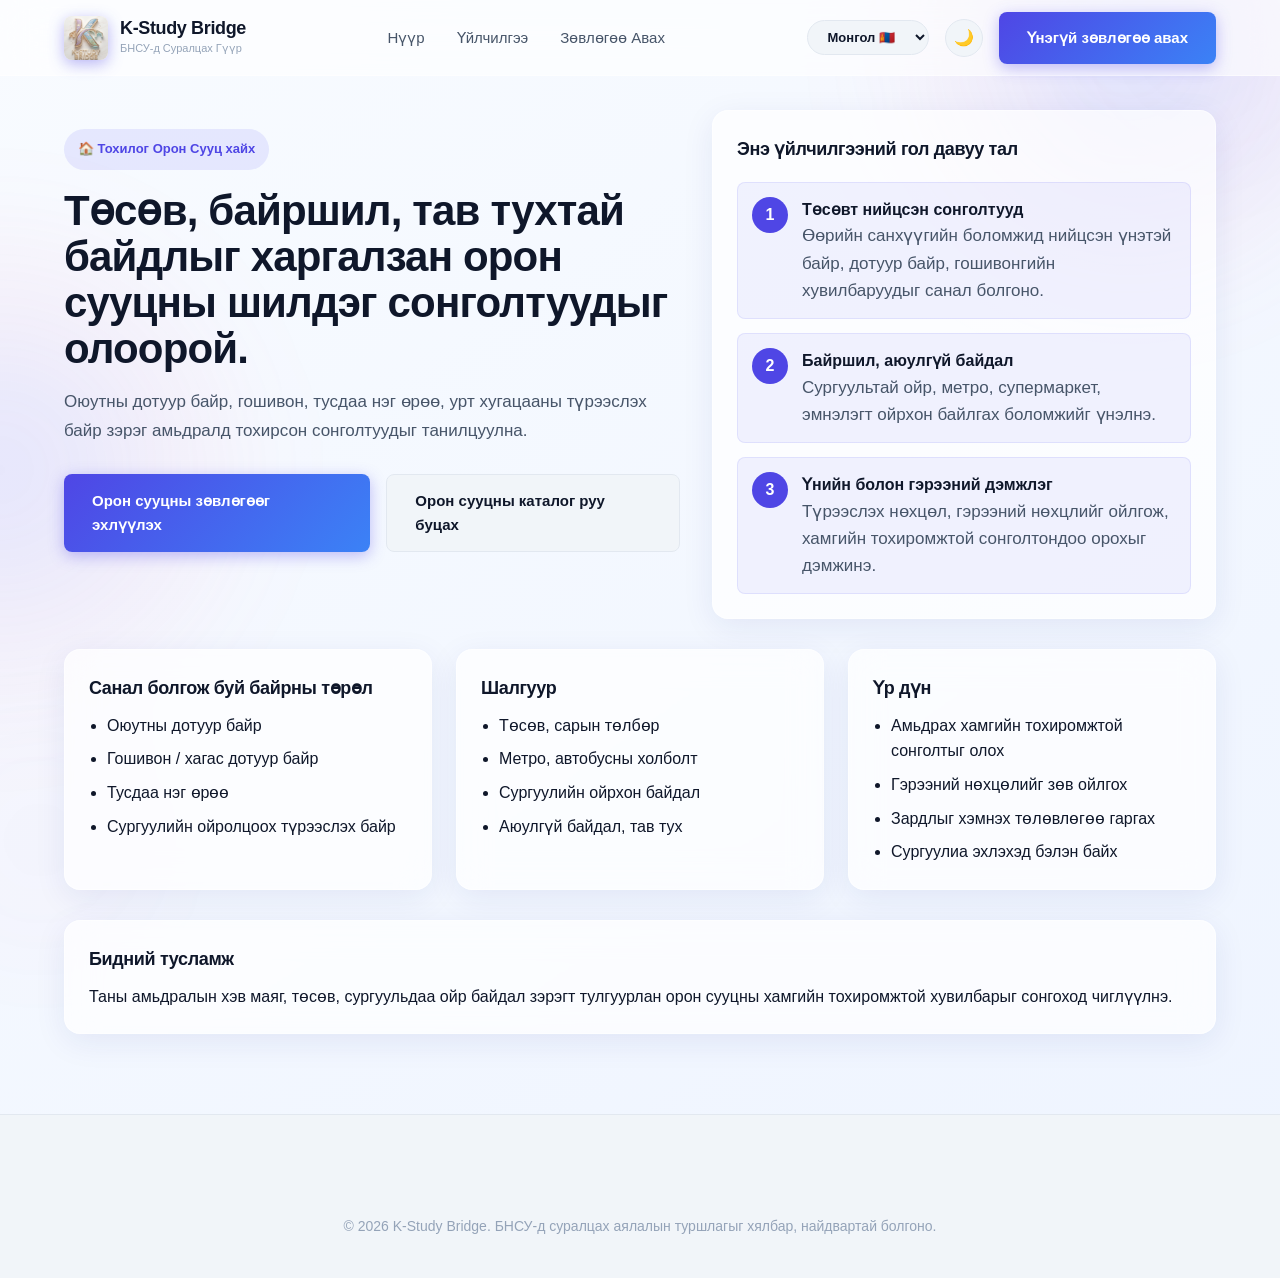
<file: service-housing.html>
<!DOCTYPE html>
<html lang="mn">
<head>
  <meta charset="UTF-8" />
  <meta name="viewport" content="width=device-width, initial-scale=1.0" />
  <title>K-Study Bridge | Тохилог Орон Сууц хайх</title>
  <meta name="description" content="Оюутны дотуур байр, гошивон, тусдаа нэг өрөө байр болон төсөвт нийцсэн орон сууцны сонголтуудыг дэлгэрэнгүй үзүүлэх үйлчилгээ." />
  <link rel="stylesheet" href="css/style.css" />
</head>
<body>
  <div class="glowing-bg-circle glowing-bg-circle-1"></div>
  <div class="glowing-bg-circle glowing-bg-circle-2"></div>

  <header class="navbar">
    <div class="nav-container">
      <a href="index.html" class="nav-logo">
        <div class="logo-icon-img-wrap">
          <img src="images/k_logo.png" alt="K-Study Bridge" class="nav-logo-img" />
        </div>
        <div class="logo-meta">
          <h1>K-Study Bridge</h1>
          <span>БНСУ-д Суралцах Гүүр</span>
        </div>
      </a>
      <ul class="nav-links">
        <li><a href="index.html" class="nav-link" data-translate="navHome">Нүүр</a></li>
        <li><a href="index.html#services" class="nav-link" data-translate="navServices">Үйлчилгээ</a></li>
        <li><a href="index.html#booking" class="nav-link" data-translate="navBooking">Зөвлөгөө Авах</a></li>
      </ul>
      <div class="nav-actions">
        <select id="lang-select" class="lang-select-dropdown" aria-label="Select Language">
          <option value="mn">Монгол 🇲🇳</option>
          <option value="en">English 🇺🇸</option>
          <option value="ko">한국어 🇰🇷</option>
        </select>
        <button id="theme-toggle-btn" class="theme-btn" aria-label="Toggle Theme">🌙</button>
        <a href="index.html#booking" class="btn-primary" data-translate="heroBtnConsult">Үнэгүй зөвлөгөө авах</a>
      </div>
    </div>
  </header>

  <main class="detail-page-wrapper container">
    <section class="detail-page-hero">
      <div>
        <span class="detail-page-badge" data-translate="detailHousingBadge">🏠 Тохилог Орон Сууц хайх</span>
        <h1 data-translate="detailHousingTitle">Төсөв, байршил, тав тухтай байдлыг харгалзан орон сууцны шилдэг сонголтуудыг олоорой.</h1>
        <p data-translate="detailHousingDesc">Оюутны дотуур байр, гошивон, тусдаа нэг өрөө, урт хугацааны түрээслэх байр зэрэг гадаад оюутны амьдралд тохирсон сонголтуудыг тань танилцуулж, байршил, үнэ, аюулгүй байдлыг харгалзан сонгоход туслана.</p>
        <div class="hero-actions">
          <a href="index.html#booking" class="btn-primary" data-translate="detailHousingPrimary">Орон сууцны зөвлөгөөг эхлүүлэх</a>
          <a href="index.html#dashboard" class="btn-secondary" data-translate="detailHousingSecondary">Орон сууцны каталог руу буцах</a>
        </div>
      </div>

      <aside class="detail-panel">
        <h3 data-translate="detailHousingPanelTitle">Энэ үйлчилгээний гол давуу тал</h3>
        <div class="detail-steps">
          <article class="detail-step">
            <span class="detail-step-number">1</span>
            <div>
              <strong data-translate="detailHousingStep1Title">Төсөвт нийцсэн сонголтууд</strong>
              <p data-translate="detailHousingStep1Desc">Өөрийн санхүүгийн боломжид нийцсэн үнэтэй байр, дотуур байр, гошивонгийн хувилбаруудыг санал болгоно.</p>
            </div>
          </article>
          <article class="detail-step">
            <span class="detail-step-number">2</span>
            <div>
              <strong data-translate="detailHousingStep2Title">Байршил, аюулгүй байдал</strong>
              <p data-translate="detailHousingStep2Desc">Сургуультай ойр, метро, супермаркет, эмнэлэгт ойрхон байлгах боломжийг үнэлнэ.</p>
            </div>
          </article>
          <article class="detail-step">
            <span class="detail-step-number">3</span>
            <div>
              <strong data-translate="detailHousingStep3Title">Үнийн болон гэрээний дэмжлэг</strong>
              <p data-translate="detailHousingStep3Desc">Түрээслэх нөхцөл, гэрээний нөхцлийг ойлгож, хамгийн тохиромжтой сонголтондоо орохыг дэмжинэ.</p>
            </div>
          </article>
        </div>
      </aside>
    </section>

    <section class="detail-grid">
      <article class="detail-card glass-card">
        <h3 data-translate="detailHousingTypeTitle">Санал болгож буй байрны төрөл</h3>
        <ul>
          <li data-translate="detailHousingTypeItem1">Оюутны дотуур байр</li>
          <li data-translate="detailHousingTypeItem2">Гошивон / хагас дотуур байр</li>
          <li data-translate="detailHousingTypeItem3">Тусдаа нэг өрөө</li>
          <li data-translate="detailHousingTypeItem4">Сургуулийн ойролцоох түрээслэх байр</li>
        </ul>
      </article>

      <article class="detail-card glass-card">
        <h3 data-translate="detailHousingCriteriaTitle">Шалгуур</h3>
        <ul>
          <li data-translate="detailHousingCriteriaItem1">Төсөв, сарын төлбөр</li>
          <li data-translate="detailHousingCriteriaItem2">Метро, автобусны холболт</li>
          <li data-translate="detailHousingCriteriaItem3">Сургуулийн ойрхон байдал</li>
          <li data-translate="detailHousingCriteriaItem4">Аюулгүй байдал, тав тух</li>
        </ul>
      </article>

      <article class="detail-card glass-card">
        <h3 data-translate="detailHousingOutcomeTitle">Үр дүн</h3>
        <ul>
          <li data-translate="detailHousingOutcomeItem1">Амьдрах хамгийн тохиромжтой сонголтыг олох</li>
          <li data-translate="detailHousingOutcomeItem2">Гэрээний нөхцөлийг зөв ойлгох</li>
          <li data-translate="detailHousingOutcomeItem3">Зардлыг хэмнэх төлөвлөгөө гаргах</li>
          <li data-translate="detailHousingOutcomeItem4">Сургуулиа эхлэхэд бэлэн байх</li>
        </ul>
      </article>
    </section>

    <section class="detail-card glass-card" style="margin-top: 30px;">
      <h3 data-translate="detailHousingHelpTitle">Бидний тусламж</h3>
      <p data-translate="detailHousingHelpText">Таны амьдралын хэв маяг, төсөв, сургуульдаа ойр байдал зэрэгт тулгуурлан орон сууцны хамгийн тохиромжтой хувилбарыг сонгоход чиглүүлнэ.</p>
    </section>
  </main>

  <script src="js/app.js"></script>
  <footer class="footer" style="padding-bottom: 40px;">
    <div class="container" style="padding: 20px 0 0; text-align: center; color: var(--text-muted);">
      <p>© 2026 K-Study Bridge. БНСУ-д суралцах аялалын туршлагыг хялбар, найдвартай болгоно.</p>
    </div>
  </footer>
</body>
</html>
</file>
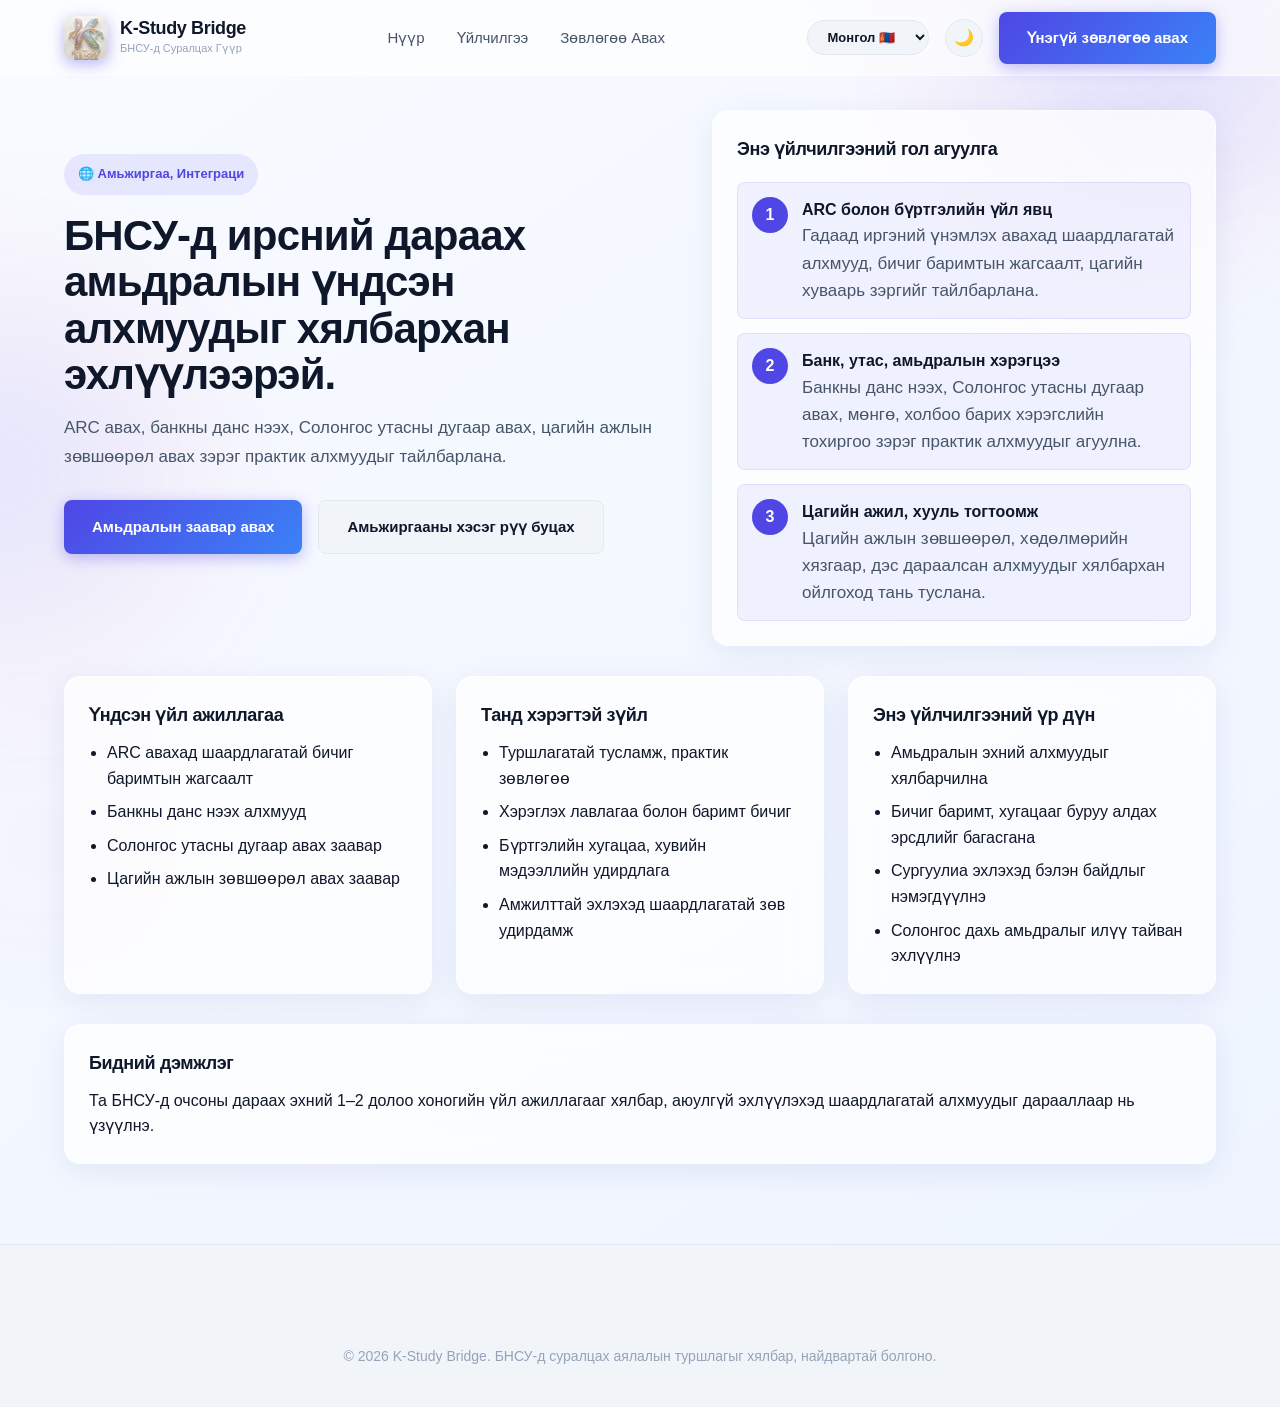
<file: service-living.html>
<!DOCTYPE html>
<html lang="mn">
<head>
  <meta charset="UTF-8" />
  <meta name="viewport" content="width=device-width, initial-scale=1.0" />
  <title>K-Study Bridge | Амьжиргаа, Интеграци</title>
  <meta name="description" content="БНСУ-д очсоны дараах ARC, банкны данс, Солонгос утас, цагийн ажлын зөвшөөрөл хүртэлх практик заавар." />
  <link rel="stylesheet" href="css/style.css" />
</head>
<body>
  <div class="glowing-bg-circle glowing-bg-circle-1"></div>
  <div class="glowing-bg-circle glowing-bg-circle-2"></div>

  <header class="navbar">
    <div class="nav-container">
      <a href="index.html" class="nav-logo">
        <div class="logo-icon-img-wrap">
          <img src="images/k_logo.png" alt="K-Study Bridge" class="nav-logo-img" />
        </div>
        <div class="logo-meta">
          <h1>K-Study Bridge</h1>
          <span>БНСУ-д Суралцах Гүүр</span>
        </div>
      </a>
      <ul class="nav-links">
        <li><a href="index.html" class="nav-link" data-translate="navHome">Нүүр</a></li>
        <li><a href="index.html#services" class="nav-link" data-translate="navServices">Үйлчилгээ</a></li>
        <li><a href="index.html#booking" class="nav-link" data-translate="navBooking">Зөвлөгөө Авах</a></li>
      </ul>
      <div class="nav-actions">
        <select id="lang-select" class="lang-select-dropdown" aria-label="Select Language">
          <option value="mn">Монгол 🇲🇳</option>
          <option value="en">English 🇺🇸</option>
          <option value="ko">한국어 🇰🇷</option>
        </select>
        <button id="theme-toggle-btn" class="theme-btn" aria-label="Toggle Theme">🌙</button>
        <a href="index.html#booking" class="btn-primary" data-translate="heroBtnConsult">Үнэгүй зөвлөгөө авах</a>
      </div>
    </div>
  </header>

  <main class="detail-page-wrapper container">
    <section class="detail-page-hero">
      <div>
        <span class="detail-page-badge" data-translate="detailLivingBadge">🌐 Амьжиргаа, Интеграци</span>
        <h1 data-translate="detailLivingTitle">БНСУ-д ирсний дараах амьдралын үндсэн алхмуудыг хялбархан эхлүүлээрэй.</h1>
        <p data-translate="detailLivingDesc">ARC авах, банкны данс нээх, Солонгос утасны дугаар авах, цагийн ажлын зөвшөөрөл авах зэрэг бодит амьдралд хэрэгтэй алхмуудыг энгийн бөгөөд практик байдлаар тайлбарлана.</p>
        <div class="hero-actions">
          <a href="index.html#booking" class="btn-primary" data-translate="detailLivingPrimary">Амьдралын заавар авах</a>
          <a href="index.html#dashboard" class="btn-secondary" data-translate="detailLivingSecondary">Амьжиргааны хэсэг рүү буцах</a>
        </div>
      </div>

      <aside class="detail-panel">
        <h3 data-translate="detailLivingPanelTitle">Энэ үйлчилгээний гол агуулга</h3>
        <div class="detail-steps">
          <article class="detail-step">
            <span class="detail-step-number">1</span>
            <div>
              <strong data-translate="detailLivingStep1Title">ARC болон бүртгэлийн үйл явц</strong>
              <p data-translate="detailLivingStep1Desc">Гадаад иргэний үнэмлэх авахад шаардлагатай алхмууд, бичиг баримтын жагсаалт, цагийн хуваарь зэргийг тайлбарлана.</p>
            </div>
          </article>
          <article class="detail-step">
            <span class="detail-step-number">2</span>
            <div>
              <strong data-translate="detailLivingStep2Title">Банк, утас, амьдралын хэрэгцээ</strong>
              <p data-translate="detailLivingStep2Desc">Банкны данс нээх, Солонгос утасны дугаар авах, мөнгө, холбоо барих хэрэгслийн тохиргоо зэрэг практик алхмуудыг агуулна.</p>
            </div>
          </article>
          <article class="detail-step">
            <span class="detail-step-number">3</span>
            <div>
              <strong data-translate="detailLivingStep3Title">Цагийн ажил, хууль тогтоомж</strong>
              <p data-translate="detailLivingStep3Desc">Цагийн ажлын зөвшөөрөл, хөдөлмөрийн хязгаар, дэс дараалсан алхмуудыг хялбархан ойлгоход тань туслана.</p>
            </div>
          </article>
        </div>
      </aside>
    </section>

    <section class="detail-grid">
      <article class="detail-card glass-card">
        <h3 data-translate="detailLivingActionTitle">Үндсэн үйл ажиллагаа</h3>
        <ul>
          <li data-translate="detailLivingActionItem1">ARC авахад шаардлагатай бичиг баримтын жагсаалт</li>
          <li data-translate="detailLivingActionItem2">Банкны данс нээх алхмууд</li>
          <li data-translate="detailLivingActionItem3">Солонгос утасны дугаар авах заавар</li>
          <li data-translate="detailLivingActionItem4">Цагийн ажлын зөвшөөрөл авах заавар</li>
        </ul>
      </article>

      <article class="detail-card glass-card">
        <h3 data-translate="detailLivingNeedTitle">Танд хэрэгтэй зүйл</h3>
        <ul>
          <li data-translate="detailLivingNeedItem1">Туршлагатай тусламж, практик зөвлөгөө</li>
          <li data-translate="detailLivingNeedItem2">Хэрэглэх лавлагаа болон баримт бичиг</li>
          <li data-translate="detailLivingNeedItem3">Бүртгэлийн хугацаа, хувийн мэдээллийн удирдлага</li>
          <li data-translate="detailLivingNeedItem4">Амжилттай эхлэхэд шаардлагатай зөв удирдамж</li>
        </ul>
      </article>

      <article class="detail-card glass-card">
        <h3 data-translate="detailLivingOutcomeTitle">Энэ үйлчилгээний үр дүн</h3>
        <ul>
          <li data-translate="detailLivingOutcomeItem1">Амьдралын эхний алхмуудыг хялбарчилна</li>
          <li data-translate="detailLivingOutcomeItem2">Бичиг баримт, хугацааг буруу алдах эрсдлийг багасгана</li>
          <li data-translate="detailLivingOutcomeItem3">Сургуулиа эхлэхэд бэлэн байдлыг нэмэгдүүлнэ</li>
          <li data-translate="detailLivingOutcomeItem4">Солонгос дахь амьдралыг илүү тайван эхлүүлнэ</li>
        </ul>
      </article>
    </section>

    <section class="detail-card glass-card" style="margin-top: 30px;">
      <h3 data-translate="detailLivingHelpTitle">Бидний дэмжлэг</h3>
      <p data-translate="detailLivingHelpText">Та БНСУ-д очсоны дараах эхний 1–2 долоо хоногийн үйл ажиллагааг хялбар, аюулгүй эхлүүлэхэд шаардлагатай алхмуудыг дарааллаар нь үзүүлнэ.</p>
    </section>
  </main>

  <script src="js/app.js"></script>
  <footer class="footer" style="padding-bottom: 40px;">
    <div class="container" style="padding: 20px 0 0; text-align: center; color: var(--text-muted);">
      <p>© 2026 K-Study Bridge. БНСУ-д суралцах аялалын туршлагыг хялбар, найдвартай болгоно.</p>
    </div>
  </footer>
</body>
</html>
</file>
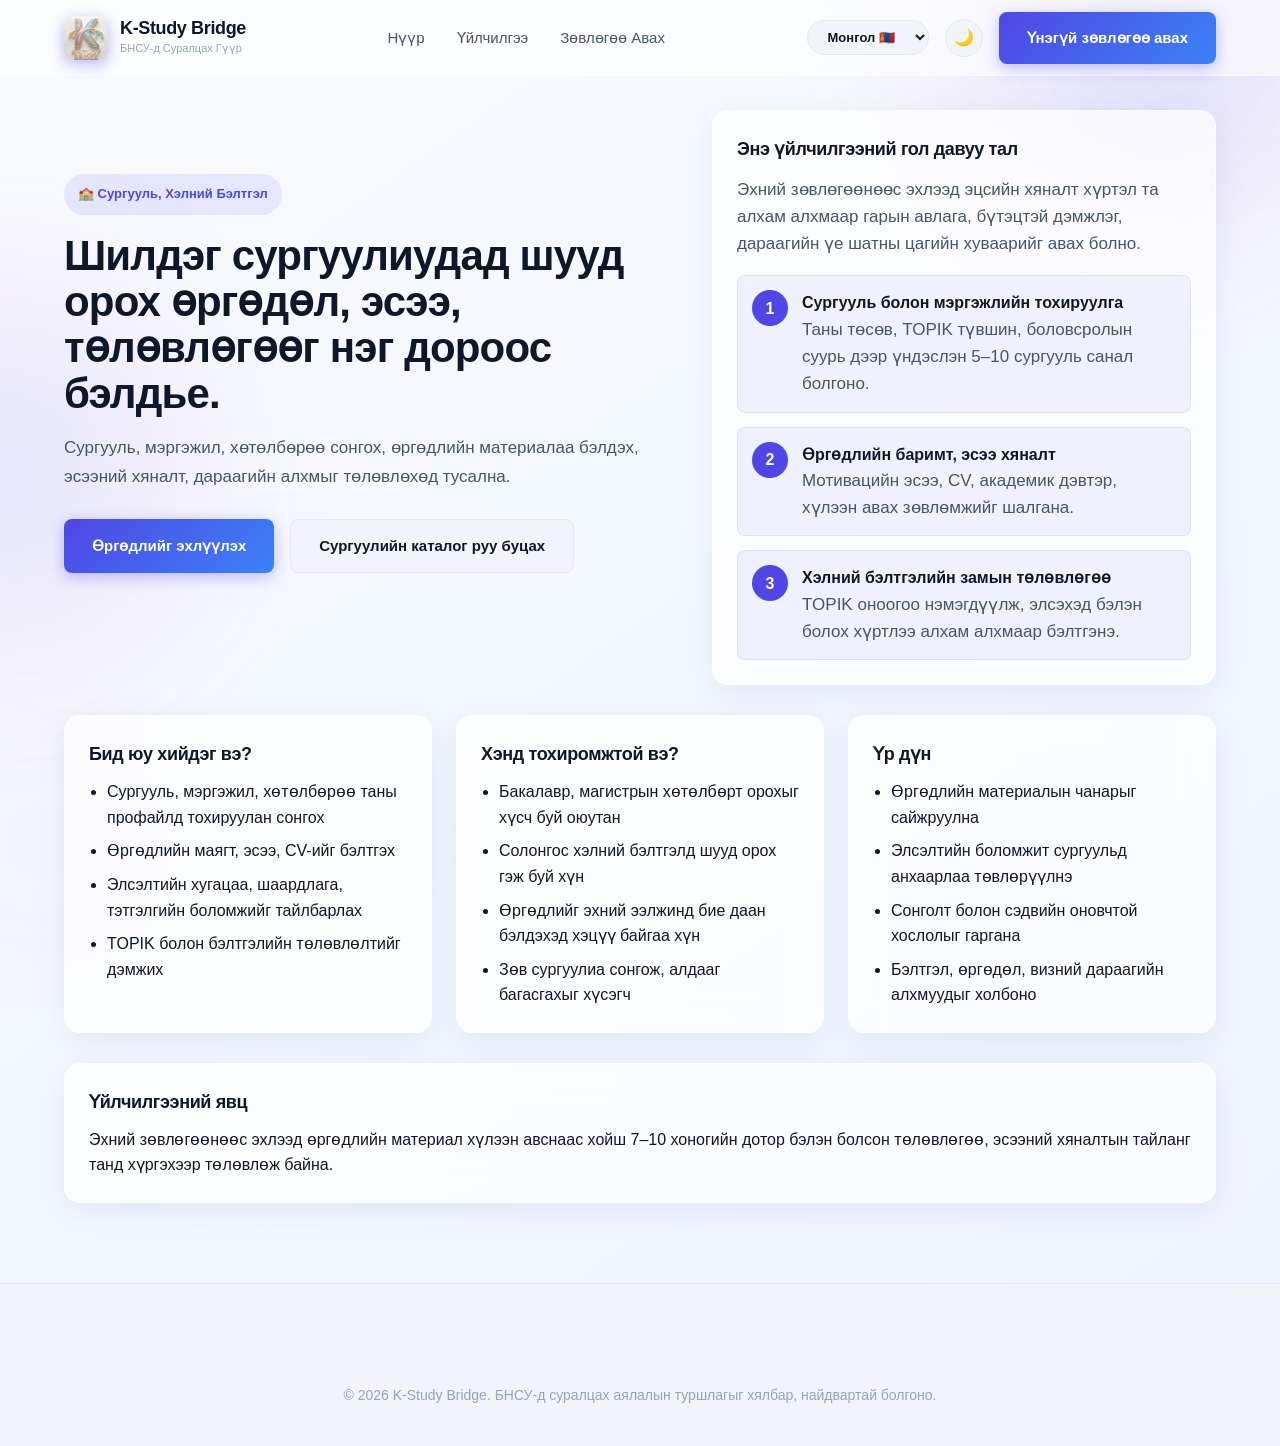
<file: service-university.html>
<!DOCTYPE html>
<html lang="mn">
<head>
  <meta charset="UTF-8" />
  <meta name="viewport" content="width=device-width, initial-scale=1.0" />
  <title>K-Study Bridge | Сургууль, Хэлний Бэлтгэл</title>
  <meta name="description" content="БНСУ-ын шилдэг их дээд сургууль, хэлний бэлтгэлийн хөтөлбөрт шууд элсэх өргөдөл бэлтгэх, эсээ хянах, зөв сургууль сонгоход туслах дэлгэрэнгүй үйлчилгээ." />
  <link rel="stylesheet" href="css/style.css" />
</head>
<body>
  <div class="glowing-bg-circle glowing-bg-circle-1"></div>
  <div class="glowing-bg-circle glowing-bg-circle-2"></div>

  <header class="navbar">
    <div class="nav-container">
      <a href="index.html" class="nav-logo">
        <div class="logo-icon-img-wrap">
          <img src="images/k_logo.png" alt="K-Study Bridge" class="nav-logo-img" />
        </div>
        <div class="logo-meta">
          <h1>K-Study Bridge</h1>
          <span>БНСУ-д Суралцах Гүүр</span>
        </div>
      </a>
      <ul class="nav-links">
        <li><a href="index.html" class="nav-link" data-translate="navHome">Нүүр</a></li>
        <li><a href="index.html#services" class="nav-link" data-translate="navServices">Үйлчилгээ</a></li>
        <li><a href="index.html#booking" class="nav-link" data-translate="navBooking">Зөвлөгөө Авах</a></li>
      </ul>
      <div class="nav-actions">
        <select id="lang-select" class="lang-select-dropdown" aria-label="Select Language">
          <option value="mn">Монгол 🇲🇳</option>
          <option value="en">English 🇺🇸</option>
          <option value="ko">한국어 🇰🇷</option>
        </select>
        <button id="theme-toggle-btn" class="theme-btn" aria-label="Toggle Theme">🌙</button>
        <a href="index.html#booking" class="btn-primary" data-translate="heroBtnConsult">Үнэгүй зөвлөгөө авах</a>
      </div>
    </div>
  </header>

  <main class="detail-page-wrapper container">
    <section class="detail-page-hero">
      <div>
        <span class="detail-page-badge" data-translate="detailUniBadge">🏫 Сургууль, Хэлний Бэлтгэл</span>
        <h1 data-translate="detailUniTitle">Шилдэг сургуулиудад шууд орох өргөдөл, эсээ, төлөвлөгөөг нэг дороос бэлдье.</h1>
        <p data-translate="detailUniDesc">
          БНСУ-ын их дээд сургуулийн D-2 болон хэлний бэлтгэлийн D-4 хөтөлбөрт элсэхэд шаардагдах өргөдөл, эсээ, сургалтын төлөвлөгөөг мэргэжлийн түвшинд бэлтгэнэ.
          Та өөрийн зорилго, түвшин, төсөвт нийцсэн хамгийн тохиромжтой сургууль, хөтөлбөрийг сонгоход дэмжлэг авна.
        </p>
        <div class="hero-actions">
          <a href="index.html#booking" class="btn-primary" data-translate="detailUniPrimary">Өргөдлийг эхлүүлэх</a>
          <a href="index.html#dashboard" class="btn-secondary" data-translate="detailUniSecondary">Сургуулийн каталог руу буцах</a>
        </div>
      </div>

      <aside class="detail-panel">
        <h3 data-translate="detailUniPanelTitle">Энэ үйлчилгээний гол давуу тал</h3>
        <p data-translate="detailUniIntroNote">Бүрэн эхнээс нь дуустал гарын авлага, хяналт, зөвлөгөөтэй. Та дараах зүйлсийг шууд авч болно:</p>
        <div class="detail-steps">
          <article class="detail-step">
            <span class="detail-step-number">1</span>
            <div>
              <strong data-translate="detailUniStep1Title">Сургууль болон мэргэжлийн тохируулга</strong>
              <p data-translate="detailUniStep1Desc">Таны төсөв, TOPIK түвшин, боловсролын суурь дээр үндэслэн 5–10 сургууль санал болгоно.</p>
            </div>
          </article>
          <article class="detail-step">
            <span class="detail-step-number">2</span>
            <div>
              <strong data-translate="detailUniStep2Title">Өргөдлийн баримт, эсээ хяналт</strong>
              <p data-translate="detailUniStep2Desc">Мотивацийн эсээ, CV, академик дэвтэр, хүлээн авах зөвлөмжийг шалгана.</p>
            </div>
          </article>
          <article class="detail-step">
            <span class="detail-step-number">3</span>
            <div>
              <strong data-translate="detailUniStep3Title">Хэлний бэлтгэлийн замын төлөвлөгөө</strong>
              <p data-translate="detailUniStep3Desc">TOPIK оноогоо нэмэгдүүлж, элсэхэд бэлэн болох хүртлээ алхам алхмаар бэлтгэнэ.</p>
            </div>
          </article>
        </div>
      </aside>
    </section>

    <section class="detail-grid">
      <article class="detail-card glass-card">
        <h3 data-translate="detailUniWhatTitle">Бид юу хийдэг вэ?</h3>
        <ul>
          <li data-translate="detailUniWhatItem1">Сургууль, мэргэжил, хөтөлбөрөө танд тохируулан сонгох</li>
          <li data-translate="detailUniWhatItem2">Өргөдлийн маягт, эсээ, CV-ийг бэлтгэх</li>
          <li data-translate="detailUniWhatItem3">Элсэлтийн хугацаа, шаардлага, тэтгэлгийн боломжийг тайлбарлах</li>
          <li data-translate="detailUniWhatItem4">TOPIK болон бэлтгэлийн төлөвлөлтийг дэмжих</li>
        </ul>
      </article>

      <article class="detail-card glass-card">
        <h3 data-translate="detailUniWhoTitle">Хэнд тохиромжтой вэ?</h3>
        <ul>
          <li data-translate="detailUniWhoItem1">Бакалавр, магистрын хөтөлбөрт орохыг хүсч буй оюутан</li>
          <li data-translate="detailUniWhoItem2">Солонгос хэлний бэлтгэлд шууд орох гэж буй хүн</li>
          <li data-translate="detailUniWhoItem3">Өргөдлийг эхний ээлжинд бие даан бэлдэхэд хэцүү байгаа хүн</li>
          <li data-translate="detailUniWhoItem4">Зөв сургуулиа сонгож, алдааг багасгахыг хүсэгч</li>
        </ul>
      </article>

      <article class="detail-card glass-card">
        <h3 data-translate="detailUniOutcomeTitle">Үр дүн</h3>
        <ul>
          <li data-translate="detailUniOutcomeItem1">Өргөдлийн материалын чанарыг сайжруулна</li>
          <li data-translate="detailUniOutcomeItem2">Элсэлтийн боломжит сургуульд анхаарлаа төвлөрүүлнэ</li>
          <li data-translate="detailUniOutcomeItem3">Сонголт болон сэдвийн оновчтой хослолыг гаргана</li>
          <li data-translate="detailUniOutcomeItem4">Бэлтгэл, өргөдөл, визний дараагийн алхмуудыг холбоно</li>
        </ul>
      </article>
    </section>

    <section class="detail-card glass-card" style="margin-top: 30px;">
      <h3 data-translate="detailUniProcessTitle">Үйлчилгээний явц</h3>
      <p data-translate="detailUniProcessText">Эхний зөвлөгөөнөөс эхлээд өргөдлийн материал хүлээн авснаас хойш 7–10 хоногийн дотор бэлэн болсон төлөвлөгөө, эсээний хяналтын тайланг танд хүргэхээр төлөвлөж байна.</p>
    </section>
  </main>

  <script src="js/app.js"></script>
  <footer class="footer" style="padding-bottom: 40px;">
    <div class="container" style="padding: 20px 0 0; text-align: center; color: var(--text-muted);">
      <p>© 2026 K-Study Bridge. БНСУ-д суралцах аялалын туршлагыг хялбар, найдвартай болгоно.</p>
    </div>
  </footer>
</body>
</html>
</file>
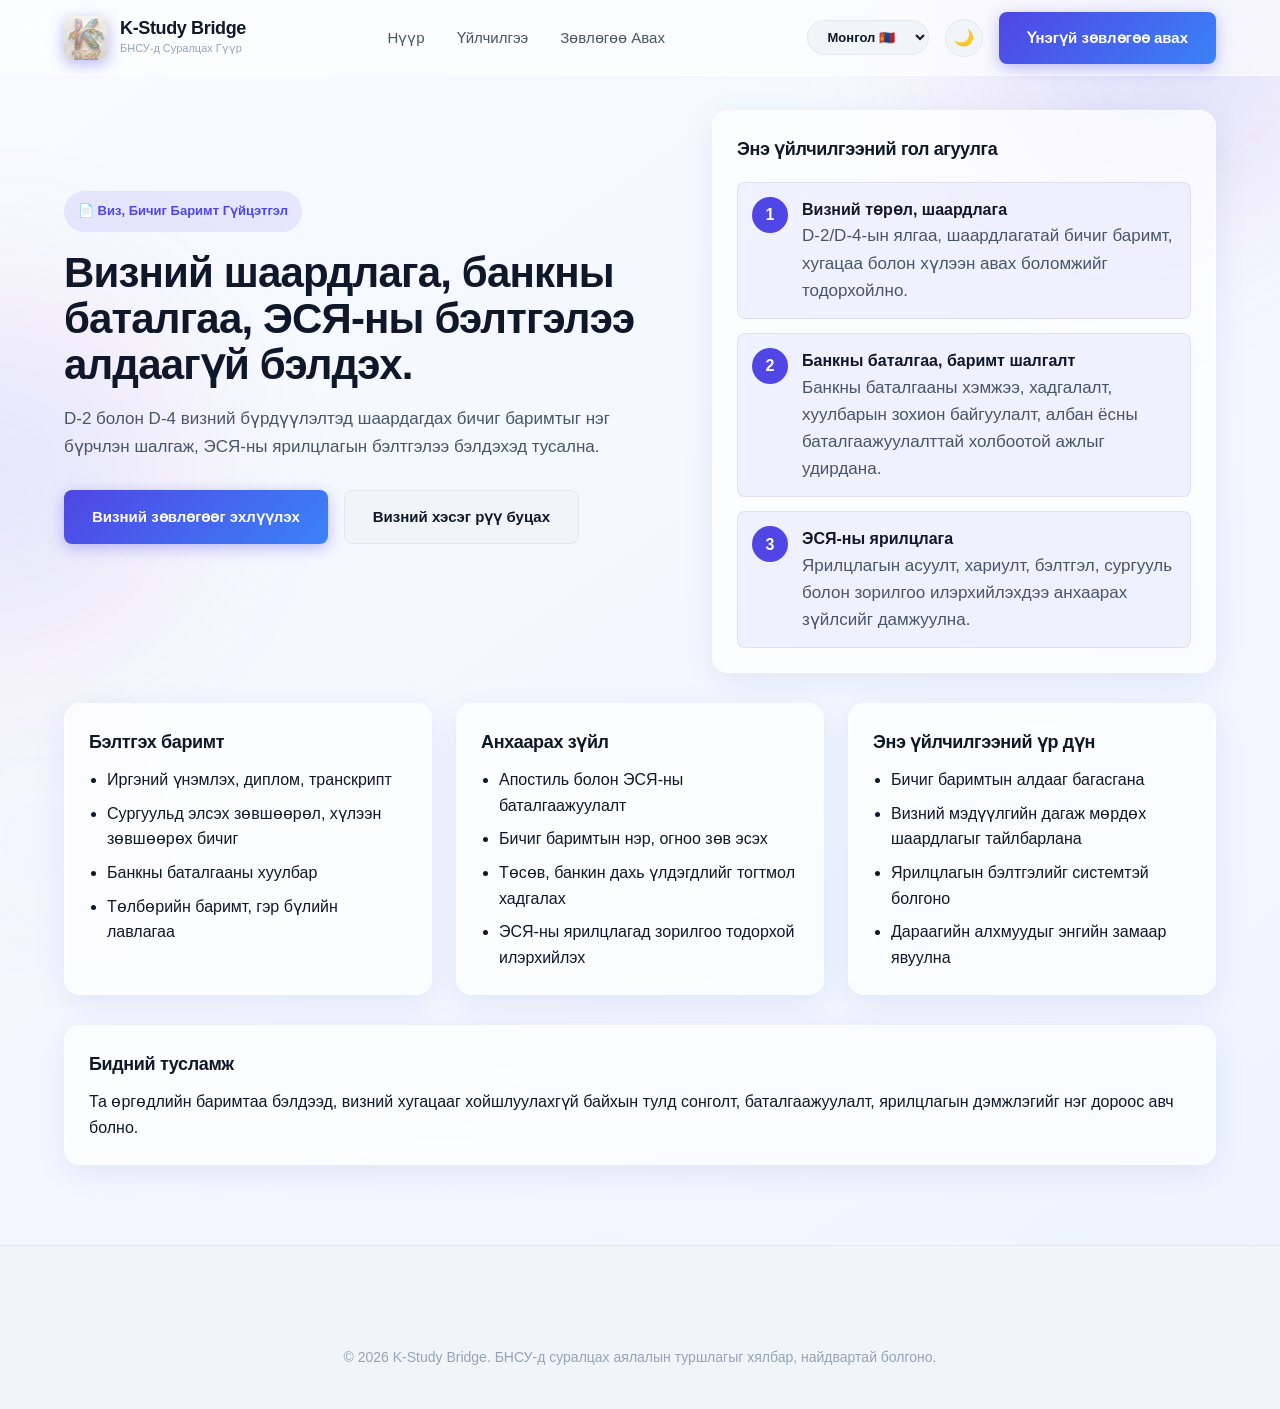
<file: service-visa.html>
<!DOCTYPE html>
<html lang="mn">
<head>
  <meta charset="UTF-8" />
  <meta name="viewport" content="width=device-width, initial-scale=1.0" />
  <title>K-Study Bridge | Виз, Бичиг Баримт Гүйцэтгэл</title>
  <meta name="description" content="D-2/D-4 визний шаардлага, банкны баталгаа, бичиг баримтын баталгаажуулалт, ЭСЯ-ны ярилцлагад бэлтгэх дэлгэрэнгүй үйлчилгээ." />
  <link rel="stylesheet" href="css/style.css" />
</head>
<body>
  <div class="glowing-bg-circle glowing-bg-circle-1"></div>
  <div class="glowing-bg-circle glowing-bg-circle-2"></div>

  <header class="navbar">
    <div class="nav-container">
      <a href="index.html" class="nav-logo">
        <div class="logo-icon-img-wrap">
          <img src="images/k_logo.png" alt="K-Study Bridge" class="nav-logo-img" />
        </div>
        <div class="logo-meta">
          <h1>K-Study Bridge</h1>
          <span>БНСУ-д Суралцах Гүүр</span>
        </div>
      </a>
      <ul class="nav-links">
        <li><a href="index.html" class="nav-link" data-translate="navHome">Нүүр</a></li>
        <li><a href="index.html#services" class="nav-link" data-translate="navServices">Үйлчилгээ</a></li>
        <li><a href="index.html#booking" class="nav-link" data-translate="navBooking">Зөвлөгөө Авах</a></li>
      </ul>
      <div class="nav-actions">
        <select id="lang-select" class="lang-select-dropdown" aria-label="Select Language">
          <option value="mn">Монгол 🇲🇳</option>
          <option value="en">English 🇺🇸</option>
          <option value="ko">한국어 🇰🇷</option>
        </select>
        <button id="theme-toggle-btn" class="theme-btn" aria-label="Toggle Theme">🌙</button>
        <a href="index.html#booking" class="btn-primary" data-translate="heroBtnConsult">Үнэгүй зөвлөгөө авах</a>
      </div>
    </div>
  </header>

  <main class="detail-page-wrapper container">
    <section class="detail-page-hero">
      <div>
        <span class="detail-page-badge" data-translate="detailVisaBadge">📄 Виз, Бичиг Баримт Гүйцэтгэл</span>
        <h1 data-translate="detailVisaTitle">Визний шаардлага, банкны баталгаа, ЭСЯ-ны бэлтгэлээ алдаагүй бэлдэх.</h1>
        <p data-translate="detailVisaDesc">D-2 болон D-4 визний бүрдүүлэлтэд шаардагдах бичиг баримтыг нэг бүрчлэн шалгаж, банкин дахь баталгааны хэмжээ, ЭСЯ-ны ярилцлагын бэлтгэл, албан ёсны баталгаажуулалтад тавигдах шаардлагыг энгийн байдлаар тайлбарлана.</p>
        <div class="hero-actions">
          <a href="index.html#booking" class="btn-primary" data-translate="detailVisaPrimary">Визний зөвлөгөөг эхлүүлэх</a>
          <a href="index.html#dashboard" class="btn-secondary" data-translate="detailVisaSecondary">Визний хэсэг рүү буцах</a>
        </div>
      </div>

      <aside class="detail-panel">
        <h3 data-translate="detailVisaPanelTitle">Энэ үйлчилгээний гол агуулга</h3>
        <div class="detail-steps">
          <article class="detail-step">
            <span class="detail-step-number">1</span>
            <div>
              <strong data-translate="detailVisaStep1Title">Визний төрөл, шаардлага</strong>
              <p data-translate="detailVisaStep1Desc">D-2/D-4-ын ялгаа, шаардлагатай бичиг баримт, хугацаа болон хүлээн авах боломжийг тодорхойлно.</p>
            </div>
          </article>
          <article class="detail-step">
            <span class="detail-step-number">2</span>
            <div>
              <strong data-translate="detailVisaStep2Title">Банкны баталгаа, баримт шалгалт</strong>
              <p data-translate="detailVisaStep2Desc">Банкны баталгааны хэмжээ, хадгалалт, хуулбарын зохион байгуулалт, албан ёсны баталгаажуулалттай холбоотой ажлыг удирдана.</p>
            </div>
          </article>
          <article class="detail-step">
            <span class="detail-step-number">3</span>
            <div>
              <strong data-translate="detailVisaStep3Title">ЭСЯ-ны ярилцлага</strong>
              <p data-translate="detailVisaStep3Desc">Ярилцлагын асуулт, хариулт, бэлтгэл, сургууль болон зорилгоо илэрхийлэхдээ анхаарах зүйлсийг дамжуулна.</p>
            </div>
          </article>
        </div>
      </aside>
    </section>

    <section class="detail-grid">
      <article class="detail-card glass-card">
        <h3 data-translate="detailVisaDocTitle">Бэлтгэх баримт</h3>
        <ul>
          <li data-translate="detailVisaDocItem1">Иргэний үнэмлэх, диплом, транскрипт</li>
          <li data-translate="detailVisaDocItem2">Сургуульд элсэх зөвшөөрөл, хүлээн зөвшөөрөх бичиг</li>
          <li data-translate="detailVisaDocItem3">Банкны баталгааны хуулбар</li>
          <li data-translate="detailVisaDocItem4">Төлбөрийн баримт, гэр бүлийн лавлагаа</li>
        </ul>
      </article>

      <article class="detail-card glass-card">
        <h3 data-translate="detailVisaWatchTitle">Анхаарах зүйл</h3>
        <ul>
          <li data-translate="detailVisaWatchItem1">Апостиль болон ЭСЯ-ны баталгаажуулалт</li>
          <li data-translate="detailVisaWatchItem2">Бичиг баримтын нэр, огноо зөв эсэх</li>
          <li data-translate="detailVisaWatchItem3">Төсөв, банкин дахь үлдэгдлийг тогтмол хадгалах</li>
          <li data-translate="detailVisaWatchItem4">ЭСЯ-ны ярилцлагад зорилгоо тодорхой илэрхийлэх</li>
        </ul>
      </article>

      <article class="detail-card glass-card">
        <h3 data-translate="detailVisaResultTitle">Энэ үйлчилгээний үр дүн</h3>
        <ul>
          <li data-translate="detailVisaResultItem1">Бичиг баримтын алдааг багасгана</li>
          <li data-translate="detailVisaResultItem2">Визний мэдүүлгийн дагаж мөрдөх шаардлагыг тайлбарлана</li>
          <li data-translate="detailVisaResultItem3">Ярилцлагын бэлтгэлийг системтэй болгоно</li>
          <li data-translate="detailVisaResultItem4">Дараагийн алхмуудыг энгийн замаар явуулна</li>
        </ul>
      </article>
    </section>

    <section class="detail-card glass-card" style="margin-top: 30px;">
      <h3 data-translate="detailVisaHelpTitle">Бидний тусламж</h3>
      <p data-translate="detailVisaHelpText">Та өргөдлийн баримтаа бэлдээд, визний хугацааг хойшлуулахгүй байхын тулд сонголт, баталгаажуулалт, ярилцлагын дэмжлэгийг нэг дороос авч болно.</p>
    </section>
  </main>

  <script src="js/app.js"></script>
  <footer class="footer" style="padding-bottom: 40px;">
    <div class="container" style="padding: 20px 0 0; text-align: center; color: var(--text-muted);">
      <p>© 2026 K-Study Bridge. БНСУ-д суралцах аялалын туршлагыг хялбар, найдвартай болгоно.</p>
    </div>
  </footer>
</body>
</html>
</file>
<file: css/style.css>
/* ==========================================================================
   K-STUDY BRIDGE - STYLE SYSTEM
   Theme: "Neo-Seoul" Elegant Glassmorphism
   ========================================================================== */

@import url('https://fonts.googleapis.com/css2?family=Inter:wght@300;400;500;600;700&family=Outfit:wght@400;500;600;700;800&display=swap');

/* --- Root Design Tokens (Light Theme Default) --- */
:root {
  --font-primary: 'Inter', sans-serif;
  --font-heading: 'Outfit', sans-serif;

  /* Color Palette */
  --bg-primary: #f8fafc;
  --bg-secondary: #f1f5f9;
  --body-bg-start: #f8fbff;
  --body-bg-end: #eef4ff;
  --glow-color-a: rgba(79, 70, 229, 0.14);
  --glow-color-b: rgba(236, 72, 153, 0.10);
  --text-primary: #0f172a;
  --text-secondary: #475569;
  --text-muted: #94a3b8;

  --accent-primary: #4f46e5;      /* Royal Indigo */
  --accent-secondary: #3b82f6;    /* Bright Blue */
  --accent-glow: #ec4899;         /* Blossom Pink */
  
  /* Glassmorphism Styles */
  --glass-bg: rgba(255, 255, 255, 0.7);
  --glass-border: rgba(255, 255, 255, 0.5);
  --glass-shadow: 0 8px 32px 0 rgba(31, 38, 135, 0.08);
  --card-shadow: 0 4px 20px 0 rgba(0, 0, 0, 0.03);
  --inset-shadow: inset 0 2px 4px 0 rgba(0, 0, 0, 0.05);

  /* Borders & Radii */
  --radius-sm: 8px;
  --radius-md: 16px;
  --radius-lg: 24px;
  --radius-full: 9999px;
  --border-color: #e2e8f0;

  /* Transition Curves */
  --transition-fast: 0.2s cubic-bezier(0.4, 0, 0.2, 1);
  --transition-smooth: 0.4s cubic-bezier(0.4, 0, 0.2, 1);
  
  --max-width: 1200px;
}

/* --- Mongolian Language Specific Font Override --- */
html[lang="mn"] {
  --font-primary: 'Arial', sans-serif;
  --font-heading: 'Arial', sans-serif;
}

/* --- Dark Theme Custom Mappings --- */
body.dark-mode {
  --bg-primary: #090d16;
  --bg-secondary: #0f172a;
  --body-bg-start: #040816;
  --body-bg-end: #0f172a;
  --glow-color-a: rgba(129, 140, 248, 0.18);
  --glow-color-b: rgba(244, 114, 182, 0.14);
  --text-primary: #f8fafc;
  --text-secondary: #cbd5e1;
  --text-muted: #64748b;

  --accent-primary: #6366f1;
  --accent-secondary: #60a5fa;
  --accent-glow: #f472b6;

  --glass-bg: rgba(15, 23, 42, 0.7);
  --glass-border: rgba(255, 255, 255, 0.08);
  --glass-shadow: 0 8px 32px 0 rgba(0, 0, 0, 0.4);
  --card-shadow: 0 4px 20px 0 rgba(0, 0, 0, 0.2);
  --border-color: #1e293b;
}

/* --- Reset & Base Styles --- */
*, *::before, *::after {
  box-sizing: border-box;
  margin: 0;
  padding: 0;
}

html {
  scroll-behavior: smooth;
}

body {
  font-family: var(--font-primary);
  min-height: 100vh;
  background-color: var(--bg-primary);
  background-image: linear-gradient(145deg, var(--body-bg-start) 0%, var(--body-bg-end) 100%);
  color: var(--text-primary);
  line-height: 1.6;
  overflow-x: hidden;
  transition: background-color var(--transition-smooth), background-image var(--transition-smooth), color var(--transition-smooth);
}

body::before,
body::after {
  content: '';
  position: fixed;
  inset: auto;
  width: 320px;
  height: 320px;
  border-radius: 50%;
  filter: blur(70px);
  opacity: 0.45;
  z-index: -1;
  pointer-events: none;
}

body::before {
  top: -120px;
  right: -80px;
  background: radial-gradient(circle, var(--glow-color-a) 0%, rgba(0, 0, 0, 0) 70%);
}

body::after {
  bottom: -100px;
  left: -120px;
  background: radial-gradient(circle, var(--glow-color-b) 0%, rgba(0, 0, 0, 0) 70%);
}

h1, h2, h3, h4, h5, h6 {
  font-family: var(--font-heading);
  font-weight: 700;
  letter-spacing: -0.02em;
}

a {
  color: inherit;
  text-decoration: none;
}

button, input, select, textarea {
  font-family: inherit;
  font-size: inherit;
  outline: none;
}

button {
  cursor: pointer;
  border: none;
  background: none;
}

/* --- Styled Containers & Grid Systems --- */
.container {
  width: 90%;
  max-width: var(--max-width);
  margin: 0 auto;
  padding: 80px 0;
}

.glass-card {
  background: var(--glass-bg);
  backdrop-filter: blur(16px);
  -webkit-backdrop-filter: blur(16px);
  border: 1px solid var(--glass-border);
  border-radius: var(--radius-md);
  box-shadow: var(--glass-shadow);
  transition: transform var(--transition-fast), box-shadow var(--transition-fast), border var(--transition-smooth);
}

.glass-card:hover {
  transform: translateY(-4px);
  box-shadow: 0 12px 40px 0 rgba(31, 38, 135, 0.12);
  border-color: rgba(99, 102, 241, 0.3);
}

/* --- Floating Neon Gradients --- */
.glowing-bg-circle {
  position: absolute;
  width: 500px;
  height: 500px;
  border-radius: 50%;
  background: radial-gradient(circle, rgba(99, 102, 241, 0.15) 0%, rgba(236, 72, 153, 0.05) 50%, rgba(0,0,0,0) 100%);
  filter: blur(50px);
  z-index: -1;
  pointer-events: none;
}

.glowing-bg-circle-1 { top: -200px; right: -100px; }
.glowing-bg-circle-2 { bottom: 20%; left: -250px; }

/* --- Navbar (Glassmorphism Sticky) --- */
.navbar {
  position: fixed;
  top: 0;
  left: 0;
  width: 100%;
  z-index: 1000;
  background: rgba(255, 255, 255, 0.6);
  backdrop-filter: blur(20px);
  -webkit-backdrop-filter: blur(20px);
  border-bottom: 1px solid var(--glass-border);
  transition: background-color var(--transition-smooth);
}

body.dark-mode .navbar {
  background: rgba(9, 13, 22, 0.6);
}

.nav-container {
  display: flex;
  justify-content: space-between;
  align-items: center;
  width: 90%;
  max-width: var(--max-width);
  height: 75px;
  margin: 0 auto;
}

.nav-logo {
  display: flex;
  align-items: center;
  gap: 12px;
}

.logo-icon-img-wrap {
  width: 44px;
  height: 44px;
  border-radius: var(--radius-sm);
  overflow: hidden;
  box-shadow: 0 4px 15px rgba(79, 70, 229, 0.4);
  background-color: var(--bg-primary);
  display: flex;
  align-items: center;
  justify-content: center;
}

.nav-logo-img {
  width: 100%;
  height: 100%;
  object-fit: cover;
}

.logo-meta h1 {
  font-size: 18px;
  line-height: 1.2;
}

.logo-meta span {
  font-size: 11px;
  color: var(--text-muted);
  display: block;
}

.nav-links {
  display: flex;
  align-items: center;
  gap: 32px;
  list-style: none;
}

.nav-link {
  font-weight: 500;
  color: var(--text-secondary);
  font-size: 15px;
  transition: color var(--transition-fast);
}

.nav-link:hover {
  color: var(--accent-primary);
}

.nav-actions {
  display: flex;
  align-items: center;
  gap: 16px;
}

.lang-select-dropdown {
  background: var(--bg-secondary);
  color: var(--text-primary);
  border: 1px solid var(--border-color);
  padding: 8px 16px;
  border-radius: var(--radius-full);
  font-weight: 600;
  font-size: 13px;
  cursor: pointer;
  outline: none;
  transition: background var(--transition-fast), border-color var(--transition-fast), color var(--transition-fast);
}

.lang-select-dropdown:hover, .lang-select-dropdown:focus {
  background: var(--accent-primary);
  color: #fff;
  border-color: var(--accent-primary);
}

.lang-select-dropdown option {
  background: var(--bg-primary);
  color: var(--text-primary);
}

.theme-btn {
  width: 38px;
  height: 38px;
  background: var(--bg-secondary);
  border: 1px solid var(--border-color);
  border-radius: 50%;
  display: flex;
  align-items: center;
  justify-content: center;
  font-size: 16px;
  transition: background var(--transition-fast);
}

.theme-btn:hover {
  background: var(--border-color);
}

/* --- Hero Section --- */
.hero {
  position: relative;
  padding-top: 150px;
  padding-bottom: 80px;
  overflow: hidden;
}

.hero-grid {
  display: grid;
  grid-template-columns: 1.2fr 0.8fr;
  gap: 60px;
  align-items: center;
}

.hero-badge {
  display: inline-flex;
  align-items: center;
  background: rgba(79, 70, 229, 0.1);
  color: var(--accent-primary);
  padding: 8px 16px;
  border-radius: var(--radius-full);
  font-size: 13px;
  font-weight: 600;
  margin-bottom: 24px;
  border: 1px solid rgba(79, 70, 229, 0.15);
}

body.dark-mode .hero-badge {
  background: rgba(99, 102, 241, 0.2);
}

.hero-title {
  font-size: 48px;
  line-height: 1.15;
  margin-bottom: 24px;
  background: linear-gradient(135deg, var(--text-primary) 30%, var(--accent-primary), var(--accent-glow));
  background-clip: text;
  -webkit-background-clip: text;
  -webkit-text-fill-color: transparent;
}

.hero-desc {
  font-size: 17px;
  color: var(--text-secondary);
  margin-bottom: 40px;
  max-width: 600px;
}

.hero-actions {
  display: flex;
  gap: 16px;
  margin-bottom: 48px;
}

.btn-primary {
  background: linear-gradient(135deg, var(--accent-primary), var(--accent-secondary));
  color: #fff;
  font-weight: 600;
  font-size: 15px;
  padding: 14px 28px;
  border-radius: var(--radius-sm);
  box-shadow: 0 4px 15px rgba(79, 70, 229, 0.35);
  display: inline-flex;
  align-items: center;
  gap: 10px;
  transition: transform var(--transition-fast), box-shadow var(--transition-fast);
}

.btn-primary:hover {
  transform: translateY(-2px);
  box-shadow: 0 8px 25px rgba(79, 70, 229, 0.5);
}

.btn-secondary {
  background: var(--bg-secondary);
  color: var(--text-primary);
  border: 1px solid var(--border-color);
  font-weight: 600;
  font-size: 15px;
  padding: 14px 28px;
  border-radius: var(--radius-sm);
  display: inline-flex;
  align-items: center;
  transition: background var(--transition-fast), border-color var(--transition-fast);
}

.btn-secondary:hover {
  background: var(--border-color);
}

.hero-stats {
  display: flex;
  gap: 40px;
  border-top: 1px solid var(--border-color);
  padding-top: 32px;
}

.stat-item h4 {
  font-size: 28px;
  color: var(--accent-primary);
  line-height: 1.1;
  margin-bottom: 4px;
}

.stat-item p {
  font-size: 13px;
  color: var(--text-muted);
  font-weight: 500;
}

/* Hero Visual Art (Mock device or floating card stack) */
.hero-visual {
  position: relative;
  display: flex;
  justify-content: center;
  align-items: center;
}

.visual-globe-box {
  width: 360px;
  height: 360px;
  border-radius: 50%;
  position: relative;
  display: flex;
  align-items: center;
  justify-content: center;
  box-shadow: 0 20px 50px rgba(79, 70, 229, 0.3);
  animation: floatCircle 6s ease-in-out infinite;
  overflow: hidden;
  background-color: var(--bg-primary);
}

.visual-globe-box::after {
  content: '';
  position: absolute;
  top: 10px; left: 10px; right: 10px; bottom: 10px;
  border: 2px dashed rgba(255,255,255,0.5);
  border-radius: 50%;
  animation: spinSlow 20s linear infinite;
  pointer-events: none;
}

.hero-center-logo {
  width: 100%;
  height: 100%;
  object-fit: cover;
  transition: transform var(--transition-smooth);
}

.floating-overlay-card {
  position: absolute;
  padding: 16px;
  border-radius: var(--radius-sm);
  background: rgba(255, 255, 255, 0.85);
  backdrop-filter: blur(10px);
  border: 1px solid rgba(255, 255, 255, 0.5);
  box-shadow: 0 10px 25px rgba(0,0,0,0.08);
  display: flex;
  align-items: center;
  gap: 12px;
}

body.dark-mode .floating-overlay-card {
  background: rgba(15, 23, 42, 0.85);
  border-color: rgba(255, 255, 255, 0.08);
  box-shadow: 0 10px 25px rgba(0,0,0,0.3);
}

.card-1 {
  bottom: 20px;
  left: -20px;
  animation: floatCircle 5s ease-in-out infinite alternate;
}

.card-2 {
  top: 10px;
  right: -10px;
  animation: floatCircle 4s ease-in-out infinite alternate-reverse;
}

.floating-card-icon {
  width: 40px;
  height: 40px;
  border-radius: 50%;
  background: var(--accent-primary);
  color: #fff;
  display: flex;
  align-items: center;
  justify-content: center;
  font-size: 18px;
}

.floating-card-meta span {
  display: block;
  font-size: 11px;
  color: var(--text-muted);
}

.floating-card-meta strong {
  font-size: 14px;
  color: var(--text-primary);
  font-family: var(--font-heading);
}

@keyframes floatCircle {
  0% { transform: translateY(0px); }
  100% { transform: translateY(-15px); }
}

@keyframes spinSlow {
  0% { transform: rotate(0deg); }
  100% { transform: rotate(360deg); }
}

/* --- Services Section --- */
.services-section {
  background-color: var(--bg-secondary);
  transition: background-color var(--transition-smooth);
}

.section-header {
  text-align: center;
  max-width: 700px;
  margin: 0 auto 60px auto;
}

.section-header h2 {
  font-size: 36px;
  color: var(--text-primary);
  margin-bottom: 16px;
}

.section-header p {
  color: var(--text-secondary);
  font-size: 16px;
}

.services-grid {
  display: grid;
  grid-template-columns: repeat(auto-fit, minmax(260px, 1fr));
  gap: 30px;
}

.service-card {
  text-align: left;
  overflow: hidden;
  display: flex;
  flex-direction: column;
}

.service-image-wrapper {
  position: relative;
  width: 100%;
  height: 220px;
  overflow: hidden;
  border-bottom: 1px solid var(--glass-border);
}

.service-img {
  width: 100%;
  height: 100%;
  object-fit: cover;
  transition: transform var(--transition-smooth);
}

.service-card:hover .service-img {
  transform: scale(1.08);
}

.service-content {
  padding: 30px;
  flex-grow: 1;
  display: flex;
  flex-direction: column;
  position: relative;
}

.service-icon-badge {
  position: absolute;
  top: 5%;
  right: 5%;
  width: 38px;
  height: 38px;
  border-radius: var(--radius-md);
  background: var(--bg-primary);
  color: var(--text-primary);
  display: flex;
  align-items: center;
  justify-content: center;
  font-size: 24px;
  box-shadow: 0 4px 15px rgba(0, 0, 0, 0.1);
  z-index: 2;
  border: 1px solid var(--border-color);
  transition: transform var(--transition-fast);
}

.service-card:hover .service-icon-badge {
  transform: translateY(-5px);
}

body.dark-mode .service-icon-badge {
  background: var(--bg-secondary);
  box-shadow: 0 4px 15px rgba(0, 0, 0, 0.4);
}

.service-content h3 {
  font-size: 20px;
  margin-bottom: 14px;
}

.service-card p {
  font-size: 14px;
  color: var(--text-secondary);
  line-height: 1.6;
}

/* Service Card Interactive Click Styles */
.service-card[data-target-tab] {
  cursor: pointer;
}

.service-card-action {
  margin-top: 20px;
  display: flex;
  align-items: center;
}

.service-learn-more {
  font-size: 13px;
  font-weight: 700;
  color: var(--accent-primary);
  display: inline-block;
  transition: color var(--transition-fast), transform var(--transition-fast);
}

.service-card:hover .service-learn-more {
  color: var(--accent-glow);
  transform: translateX(6px);
}

/* --- Detailed Service Page --- */
.detail-page-wrapper {
  padding-top: 110px;
}

.detail-page-hero {
  display: grid;
  grid-template-columns: 1.1fr 0.9fr;
  gap: 32px;
  align-items: center;
}

.detail-page-badge {
  display: inline-flex;
  align-items: center;
  gap: 8px;
  padding: 10px 14px;
  border-radius: var(--radius-full);
  background: rgba(99, 102, 241, 0.12);
  color: var(--accent-primary);
  font-size: 13px;
  font-weight: 700;
}

.detail-page-hero h1 {
  font-size: 42px;
  line-height: 1.1;
  margin: 18px 0 16px;
}

.detail-page-hero p {
  color: var(--text-secondary);
  font-size: 17px;
  line-height: 1.7;
}

.detail-page-hero .hero-actions {
  margin-top: 28px;
}

.detail-panel {
  padding: 24px;
  border-radius: var(--radius-md);
  background: var(--glass-bg);
  border: 1px solid var(--glass-border);
  box-shadow: var(--glass-shadow);
}

.detail-panel h3 {
  font-size: 18px;
  margin-bottom: 12px;
}

.detail-panel p,
.detail-panel li {
  color: var(--text-secondary);
  line-height: 1.6;
}

.detail-grid {
  display: grid;
  grid-template-columns: repeat(auto-fit, minmax(260px, 1fr));
  gap: 24px;
  margin-top: 30px;
}

.detail-card {
  padding: 24px;
  border-radius: var(--radius-md);
  background: var(--glass-bg);
  border: 1px solid var(--glass-border);
  box-shadow: var(--glass-shadow);
}

.detail-card h3 {
  font-size: 18px;
  margin-bottom: 10px;
}

.detail-card ul {
  padding-left: 18px;
  display: grid;
  gap: 8px;
}

.detail-steps {
  display: grid;
  gap: 14px;
  margin-top: 18px;
}

.detail-step {
  display: flex;
  gap: 14px;
  align-items: flex-start;
  padding: 14px;
  border-radius: var(--radius-sm);
  background: rgba(99, 102, 241, 0.08);
  border: 1px solid rgba(99, 102, 241, 0.12);
}

.detail-step-number {
  width: 36px;
  height: 36px;
  border-radius: 50%;
  display: grid;
  place-items: center;
  background: var(--accent-primary);
  color: #fff;
  font-weight: 800;
  flex: 0 0 36px;
}

/* --- Interactive Student Hub Dashboard --- */
.dashboard-container {
  margin-top: 20px;
}

.dashboard-nav {
  display: flex;
  justify-content: center;
  flex-wrap: wrap;
  gap: 12px;
  margin-bottom: 40px;
}

.dashboard-tab-btn {
  padding: 14px 24px;
  border-radius: var(--radius-full);
  background: var(--bg-secondary);
  color: var(--text-secondary);
  font-weight: 600;
  font-size: 14px;
  border: 1px solid var(--border-color);
  transition: all var(--transition-fast);
}

.dashboard-tab-btn:hover {
  background: var(--border-color);
}

.dashboard-tab-btn.active {
  background: var(--accent-primary);
  color: #fff;
  border-color: var(--accent-primary);
  box-shadow: 0 4px 15px rgba(79, 70, 229, 0.3);
}

.dashboard-panel {
  display: none;
}

.dashboard-panel.active {
  display: block;
}

/* Fade in animation utility */
.fade-in {
  animation: fadeInEffect 0.5s ease-out forwards;
}

@keyframes fadeInEffect {
  from { opacity: 0; transform: translateY(10px); }
  to { opacity: 1; transform: translateY(0); }
}

/* --- TAB 1: University Search Styles --- */
.uni-controls-wrap {
  display: grid;
  grid-template-columns: 1.2fr 0.8fr 0.8fr 1fr;
  gap: 16px;
  margin-bottom: 32px;
  align-items: center;
}

.search-input-group {
  position: relative;
}

.search-icon {
  position: absolute;
  left: 16px;
  top: 50%;
  transform: translateY(-50%);
  color: var(--text-muted);
  font-size: 16px;
}

.form-control-input {
  width: 100%;
  background: var(--bg-primary);
  border: 1px solid var(--border-color);
  color: var(--text-primary);
  padding: 14px 16px 14px 44px;
  border-radius: var(--radius-sm);
  font-size: 14px;
  transition: border-color var(--transition-fast);
}

.form-control-select {
  width: 100%;
  background: var(--bg-primary);
  border: 1px solid var(--border-color);
  color: var(--text-primary);
  padding: 14px 16px;
  border-radius: var(--radius-sm);
  font-size: 14px;
  cursor: pointer;
  transition: border-color var(--transition-fast);
}

.form-control-input:focus, .form-control-select:focus {
  border-color: var(--accent-primary);
}

.tuition-slider-group {
  display: flex;
  flex-direction: column;
  gap: 6px;
}

.slider-label-meta {
  display: flex;
  justify-content: space-between;
  font-size: 12px;
  color: var(--text-muted);
  font-weight: 500;
}

.custom-range-slider {
  appearance: none;
  -webkit-appearance: none;
  width: 100%;
  height: 6px;
  border-radius: var(--radius-full);
  background: var(--border-color);
  outline: none;
}

.custom-range-slider::-webkit-slider-thumb {
  -webkit-appearance: none;
  width: 18px;
  height: 18px;
  border-radius: 50%;
  background: var(--accent-primary);
  cursor: pointer;
  box-shadow: 0 2px 8px rgba(79, 70, 229, 0.4);
  transition: transform 0.1s ease;
}

.custom-range-slider::-webkit-slider-thumb:hover {
  transform: scale(1.2);
}

/* University Cards Grid */
.university-cards-grid {
  display: grid;
  grid-template-columns: repeat(auto-fill, minmax(340px, 1fr));
  gap: 30px;
}

.university-card {
  padding: 24px;
  display: flex;
  flex-direction: column;
  justify-content: space-between;
  min-height: 400px;
}

.card-header-uni {
  display: flex;
  gap: 16px;
  align-items: flex-start;
  margin-bottom: 20px;
  border-bottom: 1px solid var(--border-color);
  padding-bottom: 16px;
}

.uni-logo-avatar {
  width: 52px;
  height: 52px;
  border-radius: var(--radius-sm);
  display: flex;
  align-items: center;
  justify-content: center;
  color: #fff;
  font-family: var(--font-heading);
  font-size: 16px;
  font-weight: 800;
  flex-shrink: 0;
  box-shadow: 0 4px 10px rgba(0,0,0,0.1);
}

.uni-meta-title h3 {
  font-size: 18px;
  line-height: 1.3;
  margin: 6px 0;
}

.uni-tag {
  font-size: 10px;
  font-weight: 700;
  text-transform: uppercase;
  padding: 3px 8px;
  border-radius: var(--radius-full);
  letter-spacing: 0.05em;
  display: inline-block;
}

.tag-d2 { background: rgba(59, 130, 246, 0.15); color: var(--accent-secondary); }
.tag-d4 { background: rgba(236, 72, 153, 0.15); color: var(--accent-glow); }

.uni-region-marker {
  font-size: 12px;
  color: var(--text-muted);
  font-weight: 500;
  display: block;
}

.card-body-uni {
  display: flex;
  flex-direction: column;
  gap: 12px;
  margin-bottom: 24px;
}

.uni-detail-item {
  display: flex;
  justify-content: space-between;
  font-size: 13px;
  border-bottom: 1px dashed var(--border-color);
  padding-bottom: 6px;
}

.uni-detail-item strong {
  color: var(--text-secondary);
}

.uni-detail-item span {
  font-weight: 600;
  text-align: right;
}

.uni-majors-section {
  font-size: 13px;
  margin-top: 4px;
}

.uni-majors-section strong {
  color: var(--text-secondary);
  display: block;
  margin-bottom: 6px;
}

.uni-majors-pills {
  display: flex;
  flex-wrap: wrap;
  gap: 6px;
}

.uni-majors-pills span {
  font-size: 11px;
  background: var(--bg-secondary);
  color: var(--text-secondary);
  padding: 3px 8px;
  border-radius: var(--radius-full);
  font-weight: 500;
  border: 1px solid var(--border-color);
}

.card-footer-uni {
  display: flex;
  justify-content: space-between;
  align-items: center;
  border-top: 1px solid var(--border-color);
  padding-top: 16px;
}

.uni-rating-badge {
  font-weight: 700;
  color: #f59e0b;
  font-size: 14px;
}

.uni-web-btn {
  font-size: 12px;
  font-weight: 700;
  color: var(--accent-primary);
  transition: transform var(--transition-fast);
}

.uni-web-btn:hover {
  transform: translateX(2px);
}

.uni-no-results {
  grid-column: 1 / -1;
  text-align: center;
  padding: 60px 0;
  color: var(--text-muted);
}

.no-results-icon {
  font-size: 48px;
  margin-bottom: 16px;
}

/* --- TAB 2: Budget Calculator Styles --- */
.calculator-grid {
  display: grid;
  grid-template-columns: 1.2fr 0.8fr;
  gap: 40px;
  align-items: start;
}

.calc-sliders-card {
  padding: 40px 30px;
}

.calc-slider-block {
  margin-bottom: 30px;
}

.calc-slider-block:last-child {
  margin-bottom: 0;
}

.calc-label-row {
  display: flex;
  justify-content: space-between;
  align-items: center;
  margin-bottom: 10px;
}

.calc-label-row label {
  font-weight: 600;
  font-size: 14px;
  color: var(--text-secondary);
}

.calc-numeric-val {
  font-family: var(--font-heading);
  font-size: 16px;
  font-weight: 700;
  color: var(--accent-primary);
}

/* Budget Calculator Right Summary Panel */
.calc-summary-card {
  padding: 40px 30px;
  text-align: center;
  position: sticky;
  top: 100px;
}

.calc-summary-title {
  font-size: 18px;
  color: var(--text-secondary);
  margin-bottom: 24px;
}

.calc-total-display-wrap {
  margin-bottom: 32px;
}

.total-value-krw {
  font-family: var(--font-heading);
  font-size: 38px;
  font-weight: 850;
  line-height: 1.1;
  color: var(--accent-primary);
  margin-bottom: 8px;
  text-shadow: 0 4px 10px rgba(79, 70, 229, 0.15);
}

.total-conversions-row {
  display: flex;
  justify-content: center;
  gap: 20px;
  padding: 12px;
  border-radius: var(--radius-sm);
  background: var(--bg-secondary);
  border: 1px solid var(--border-color);
}

.conversion-col {
  display: flex;
  flex-direction: column;
}

.conversion-col span {
  font-size: 10px;
  color: var(--text-muted);
  text-transform: uppercase;
  font-weight: 600;
}

.conversion-col strong {
  font-size: 16px;
  font-family: var(--font-heading);
  color: var(--text-primary);
}

/* Dynamic Budget Badge Recs */
.budget-badge-wrap {
  margin-bottom: 24px;
}

.budget-badge-label {
  font-size: 12px;
  font-weight: 600;
  color: var(--text-muted);
  display: block;
  margin-bottom: 8px;
}

.budget-badge {
  display: inline-block;
  padding: 8px 16px;
  border-radius: var(--radius-full);
  font-weight: 700;
  font-size: 13px;
  text-transform: uppercase;
  letter-spacing: 0.05em;
}

.badge-low { background: rgba(16, 185, 129, 0.15); color: #10b981; }
.badge-mid { background: rgba(59, 130, 246, 0.15); color: #3b82f6; }
.badge-high { background: rgba(236, 72, 153, 0.15); color: #ec4899; }

.budget-tip-text {
  font-size: 13px;
  color: var(--text-secondary);
  line-height: 1.6;
  border-top: 1px solid var(--border-color);
  padding-top: 20px;
}

.calc-disclaimer {
  font-size: 11px;
  color: var(--text-muted);
  margin-top: 24px;
  line-height: 1.4;
  text-align: left;
}

/* --- TAB 3: Visa Checklist Styles --- */
.visa-assistant-wrap {
  display: grid;
  grid-template-columns: 0.8fr 1.2fr;
  gap: 40px;
  align-items: start;
}

.visa-config-card {
  padding: 30px;
}

.visa-select-box-wrap {
  margin-top: 16px;
}

.visa-checklist-card {
  padding: 40px 30px;
}

.visa-checklist-tracker-header {
  margin-bottom: 24px;
  border-bottom: 1px solid var(--border-color);
  padding-bottom: 16px;
}

.visa-checklist-tracker-header h4 {
  font-size: 20px;
  margin-bottom: 6px;
}

.visa-meta-sub {
  font-size: 13px;
  color: var(--text-muted);
}

.visa-checklist-item {
  margin-bottom: 16px;
  padding: 12px 16px;
  border-radius: var(--radius-sm);
  background: var(--bg-primary);
  border: 1px solid var(--border-color);
  transition: all var(--transition-fast);
}

.visa-checklist-item:hover {
  border-color: rgba(99, 102, 241, 0.3);
}

.visa-checklist-item.completed {
  background: rgba(16, 185, 129, 0.05);
  border-color: rgba(16, 185, 129, 0.2);
}

body.dark-mode .visa-checklist-item.completed {
  background: rgba(16, 185, 129, 0.1);
  border-color: rgba(16, 185, 129, 0.3);
}

.visa-check-label {
  display: flex;
  align-items: flex-start;
  gap: 12px;
  cursor: pointer;
  font-size: 14px;
  font-weight: 500;
  color: var(--text-secondary);
}

.visa-item-checkbox {
  display: none;
}

.custom-checkbox-indicator {
  width: 20px;
  height: 20px;
  border-radius: 4px;
  border: 2px solid var(--text-muted);
  flex-shrink: 0;
  display: inline-flex;
  align-items: center;
  justify-content: center;
  position: relative;
  transition: all var(--transition-fast);
}

.visa-item-checkbox:checked + .custom-checkbox-indicator {
  background: #10b981;
  border-color: #10b981;
}

.visa-item-checkbox:checked + .custom-checkbox-indicator::after {
  content: '✓';
  color: #fff;
  font-size: 12px;
  font-weight: 800;
}

.visa-chk-text {
  transition: color var(--transition-fast);
}

.visa-item-checkbox:checked ~ .visa-chk-text {
  color: var(--text-muted);
  text-decoration: line-through;
}

/* Visa Progress Bar */
.visa-progress-wrap {
  margin-top: 30px;
  border-top: 1px solid var(--border-color);
  padding-top: 20px;
}

.visa-progress-header {
  display: flex;
  justify-content: space-between;
  font-size: 13px;
  font-weight: 600;
  color: var(--text-secondary);
  margin-bottom: 8px;
}

.visa-progress-bar-bg {
  width: 100%;
  height: 8px;
  border-radius: var(--radius-full);
  background: var(--bg-secondary);
  overflow: hidden;
}

.visa-progress-bar-fill {
  height: 100%;
  border-radius: var(--radius-full);
  background: linear-gradient(90deg, #10b981, #34d399);
  transition: width var(--transition-smooth);
}

/* --- TAB 4: Housing Catalog --- */
.housing-catalog-grid {
  display: grid;
  grid-template-columns: repeat(auto-fit, minmax(280px, 1fr));
  gap: 30px;
}

.housing-card {
  padding: 30px;
  display: flex;
  flex-direction: column;
  justify-content: space-between;
}

.housing-card h3 {
  font-size: 20px;
  margin-bottom: 12px;
}

.housing-card p {
  font-size: 13px;
  color: var(--text-secondary);
  margin-bottom: 24px;
  line-height: 1.6;
}

.housing-features-list {
  list-style: none;
  margin-bottom: 24px;
}

.housing-features-list li {
  font-size: 12px;
  color: var(--text-secondary);
  margin-bottom: 8px;
  display: flex;
  align-items: center;
  gap: 8px;
}

.housing-features-list li::before {
  content: '✦';
  color: var(--accent-primary);
  font-weight: bold;
}

.housing-cost-row {
  border-top: 1px solid var(--border-color);
  padding-top: 16px;
  display: flex;
  justify-content: space-between;
  align-items: center;
}

.housing-cost-row span {
  font-size: 11px;
  color: var(--text-muted);
  text-transform: uppercase;
  font-weight: 600;
}

.housing-cost-row strong {
  font-family: var(--font-heading);
  font-size: 16px;
  color: var(--accent-primary);
}

/* --- Booking Multistep Wizard Styles --- */
.booking-section {
  position: relative;
  overflow: hidden;
}

.booking-wizard-card {
  max-width: 760px;
  margin: 0 auto;
  padding: 40px;
}

/* Progress Header */
.wizard-progress-header-wrap {
  margin-bottom: 40px;
}

.wizard-progress-meta {
  display: flex;
  justify-content: space-between;
  font-size: 13px;
  color: var(--text-muted);
  font-weight: 600;
  margin-bottom: 8px;
}

.wizard-progress-bg {
  width: 100%;
  height: 6px;
  border-radius: var(--radius-full);
  background: var(--bg-secondary);
  margin-bottom: 24px;
}

.wizard-progress-fill {
  height: 100%;
  border-radius: var(--radius-full);
  background: linear-gradient(90deg, var(--accent-primary), var(--accent-glow));
  width: 0%;
  transition: width var(--transition-smooth);
}

.step-indicators-wrap {
  display: flex;
  justify-content: space-between;
  position: relative;
}

.step-indicator-item {
  display: flex;
  align-items: center;
  gap: 8px;
  font-size: 13px;
  color: var(--text-muted);
  font-weight: 600;
  transition: color var(--transition-fast);
}

.step-indicator-item.active {
  color: var(--accent-primary);
}

.step-ind-circle {
  width: 24px;
  height: 24px;
  border-radius: 50%;
  border: 2px solid var(--text-muted);
  display: flex;
  align-items: center;
  justify-content: center;
  font-size: 11px;
  transition: all var(--transition-fast);
}

.step-indicator-item.active .step-ind-circle {
  border-color: var(--accent-primary);
  background: var(--accent-primary);
  color: #fff;
}

/* Wizard Steps Panel */
.wizard-step {
  display: none;
}

.wizard-step.active {
  display: block;
  animation: fadeInEffect 0.4s ease-out forwards;
}

.form-group-block {
  margin-bottom: 24px;
}

.form-group-block label {
  display: block;
  font-size: 14px;
  font-weight: 600;
  color: var(--text-secondary);
  margin-bottom: 8px;
}

.wizard-form-input {
  width: 100%;
  background: var(--bg-secondary);
  border: 1px solid var(--border-color);
  color: var(--text-primary);
  padding: 14px 16px;
  border-radius: var(--radius-sm);
  font-size: 14px;
  transition: all var(--transition-fast);
}

.wizard-form-input:focus {
  border-color: var(--accent-primary);
  background: var(--bg-primary);
  box-shadow: 0 0 0 4px rgba(79, 70, 229, 0.1);
}

.wizard-form-input.input-error {
  border-color: #ef4444;
  background: rgba(239, 68, 68, 0.03);
}

.form-error {
  display: none;
  font-size: 12px;
  color: #ef4444;
  font-weight: 600;
  margin-top: 6px;
}

.form-error.show {
  display: block;
}

.wizard-two-col {
  display: grid;
  grid-template-columns: 1fr 1fr;
  gap: 20px;
}

/* Wizard Summary Layout */
.wizard-summary-layout {
  background: var(--bg-secondary);
  border: 1px solid var(--border-color);
  border-radius: var(--radius-sm);
  padding: 24px;
  margin-bottom: 24px;
}

.wizard-summary-layout h4 {
  font-size: 16px;
  margin-bottom: 16px;
  border-bottom: 1px solid var(--border-color);
  padding-bottom: 8px;
}

.summary-data-list {
  display: flex;
  flex-direction: column;
  gap: 12px;
}

.summary-data-item {
  display: flex;
  justify-content: space-between;
  font-size: 13px;
}

.summary-data-item span {
  color: var(--text-muted);
  font-weight: 500;
}

.summary-data-item strong {
  color: var(--text-primary);
  text-align: right;
}

/* Booking Actions Footer */
.booking-wizard-actions {
  display: flex;
  justify-content: flex-end;
  gap: 16px;
  border-top: 1px solid var(--border-color);
  padding-top: 30px;
  margin-top: 30px;
}

/* Success Card */
.booking-success-container {
  display: none;
  flex-direction: column;
  align-items: center;
  text-align: center;
  padding: 40px 20px;
  position: relative;
}

.success-icon-globe {
  width: 80px;
  height: 80px;
  border-radius: 50%;
  background: rgba(16, 185, 129, 0.1);
  color: #10b981;
  display: flex;
  align-items: center;
  justify-content: center;
  font-size: 40px;
  margin-bottom: 24px;
  animation: scaleBounce 0.5s cubic-bezier(0.175, 0.885, 0.32, 1.275) forwards;
}

@keyframes scaleBounce {
  0% { transform: scale(0); }
  100% { transform: scale(1); }
}

.success-title {
  font-size: 26px;
  margin-bottom: 16px;
  color: var(--text-primary);
}

.success-desc {
  font-size: 15px;
  color: var(--text-secondary);
  max-width: 550px;
  margin-bottom: 32px;
  line-height: 1.6;
}

.confetti-canvas-element {
  position: absolute;
  top: 0;
  left: 0;
  width: 100%;
  height: 100%;
  pointer-events: none;
  z-index: 10;
}

/* --- FAQ Accordion Styles --- */
.faq-grid {
  max-width: 800px;
  margin: 0 auto;
  display: flex;
  flex-direction: column;
  gap: 16px;
}

.faq-item {
  overflow: hidden;
}

.faq-q {
  padding: 24px 30px;
  display: flex;
  justify-content: space-between;
  align-items: center;
  cursor: pointer;
  transition: background var(--transition-fast);
}

.faq-q h3 {
  font-size: 16px;
  color: var(--text-primary);
  font-weight: 600;
  padding-right: 20px;
}

.faq-icon-indicator {
  width: 24px;
  height: 24px;
  border-radius: 50%;
  background: var(--bg-secondary);
  display: flex;
  align-items: center;
  justify-content: center;
  font-size: 12px;
  font-weight: bold;
  color: var(--text-secondary);
  transition: transform var(--transition-fast), background var(--transition-fast);
}

.faq-item.active .faq-icon-indicator {
  transform: rotate(45deg);
  background: var(--accent-primary);
  color: #fff;
}

.faq-a {
  max-height: 0;
  overflow: hidden;
  transition: max-height var(--transition-smooth);
}

.faq-a-inner {
  padding: 0 30px 24px 30px;
  font-size: 14px;
  color: var(--text-secondary);
  line-height: 1.6;
  border-top: 1px solid var(--border-color);
  padding-top: 16px;
}

.faq-item.active .faq-a {
  max-height: 500px; /* Big enough to wrap content */
}

/* --- Footer --- */
.footer {
  background-color: var(--bg-secondary);
  border-top: 1px solid var(--border-color);
  padding-top: 80px;
  padding-bottom: 40px;
  font-size: 14px;
  color: var(--text-secondary);
  transition: background-color var(--transition-smooth);
}

.footer-top-grid {
  display: grid;
  grid-template-columns: 1.2fr 0.8fr;
  gap: 80px;
  margin-bottom: 60px;
}

.footer-brand h2 {
  font-size: 22px;
  color: var(--text-primary);
  margin-bottom: 12px;
}

.footer-brand p {
  max-width: 480px;
  color: var(--text-muted);
  line-height: 1.6;
}

.footer-contact h3 {
  font-size: 16px;
  color: var(--text-primary);
  margin-bottom: 20px;
}

.footer-contact-list {
  list-style: none;
}

.footer-contact-list li {
  margin-bottom: 12px;
  color: var(--text-secondary);
}

.footer-bottom {
  border-top: 1px solid var(--border-color);
  padding-top: 30px;
  display: flex;
  justify-content: space-between;
  align-items: center;
  flex-wrap: wrap;
  gap: 20px;
}

.footer-copyright {
  color: var(--text-muted);
  font-size: 12px;
}

.footer-social-icons {
  display: flex;
  gap: 16px;
}

.social-icon-btn {
  width: 36px;
  height: 36px;
  border-radius: 50%;
  background: var(--bg-primary);
  border: 1px solid var(--border-color);
  display: flex;
  align-items: center;
  justify-content: center;
  font-size: 14px;
  transition: all var(--transition-fast);
}

.social-icon-btn:hover {
  background: var(--accent-primary);
  color: #fff;
  transform: translateY(-2px);
}

/* --- Media Queries (Responsiveness) --- */
@media (max-width: 992px) {
  .hero-grid {
    grid-template-columns: 1fr;
    gap: 40px;
    text-align: center;
  }

  .hero-badge, .hero-desc {
    margin-left: auto;
    margin-right: auto;
  }

  .hero-actions {
    justify-content: center;
  }

  .hero-stats {
    justify-content: center;
  }

  .hero-visual {
    margin-top: 30px;
  }

  .uni-controls-wrap {
    grid-template-columns: 1fr 1fr;
  }

  .calculator-grid, .visa-assistant-wrap {
    grid-template-columns: 1fr;
  }

  .calc-summary-card {
    position: static;
  }

  .footer-top-grid {
    grid-template-columns: 1fr;
    gap: 40px;
  }
}

@media (max-width: 900px) {
  .detail-page-wrapper {
    padding-top: 96px;
  }

  .detail-page-hero {
    grid-template-columns: 1fr;
    gap: 24px;
  }

  .detail-page-hero h1 {
    font-size: 32px;
  }

  .detail-page-hero p {
    font-size: 15px;
  }

  .detail-grid {
    grid-template-columns: 1fr;
    gap: 18px;
  }

  .detail-card,
  .detail-panel {
    padding: 18px;
  }
}

@media (max-width: 600px) {
  .services-grid {
    display: flex;
    overflow-x: auto;
    overflow-y: hidden;
    gap: 16px;
    padding-bottom: 8px;
    scroll-snap-type: x mandatory;
    -webkit-overflow-scrolling: touch;
    scrollbar-width: thin;
  }

  .services-grid::-webkit-scrollbar {
    height: 6px;
  }

  .services-grid::-webkit-scrollbar-thumb {
    background: rgba(99, 102, 241, 0.35);
    border-radius: 999px;
  }

  .service-card {
    min-width: 85vw;
    flex: 0 0 85vw;
    scroll-snap-align: start;
  }

  .service-image-wrapper {
    height: 180px;
  }

  .service-content {
    padding: 18px;
  }

  .hero-title {
    font-size: 34px;
  }

  .hero-stats {
    flex-direction: column;
    gap: 20px;
    align-items: center;
  }

  .uni-controls-wrap {
    grid-template-columns: 1fr;
  }

  .nav-container {
    flex-wrap: wrap;
    height: auto;
    padding: 10px 0;
    gap: 10px;
  }

  .nav-logo {
    flex: 1 1 100%;
  }

  .nav-actions {
    width: 100%;
    justify-content: space-between;
    flex-wrap: wrap;
    gap: 8px;
  }

  .nav-links {
    display: none; /* Keep clean mobile layout */
  }

  .detail-page-hero .hero-actions {
    flex-direction: column;
    align-items: stretch;
  }

  .detail-page-hero .hero-actions a {
    width: 100%;
    text-align: center;
    justify-content: center;
  }

  .detail-step {
    gap: 10px;
    padding: 12px;
  }

  .detail-step-number {
    width: 32px;
    height: 32px;
    flex: 0 0 32px;
    font-size: 14px;
  }

  .wizard-two-col {
    grid-template-columns: 1fr;
    gap: 0;
  }

  .step-indicators-wrap {
    flex-direction: column;
    gap: 12px;
  }

  .booking-wizard-card {
    padding: 24px;
  }
}

/* ==========================================================================
   AI CHATBOT "JI-WOO" CUSTOM STYLING
   ========================================================================== */

.chatbot-widget-container {
  position: fixed;
  bottom: 30px;
  right: 30px;
  z-index: 9999;
  font-family: var(--font-primary);
}

/* Floating Toggle Button */
.chatbot-toggle-btn {
  width: 60px;
  height: 60px;
  border-radius: 50%;
  background: linear-gradient(135deg, var(--accent-primary), var(--accent-glow));
  box-shadow: 0 8px 24px rgba(79, 70, 229, 0.4), inset 0 2px 4px rgba(255, 255, 255, 0.2);
  display: flex;
  align-items: center;
  justify-content: center;
  position: relative;
  transition: transform var(--transition-fast), box-shadow var(--transition-fast);
  border: 1px solid rgba(255,255,255,0.1);
}

.chatbot-toggle-btn:hover {
  transform: scale(1.08) rotate(-5deg);
  box-shadow: 0 12px 30px rgba(79, 70, 229, 0.6);
}

.bot-toggle-icon {
  font-size: 26px;
}

.bot-toggle-badge {
  position: absolute;
  top: -2px;
  right: -2px;
  background: #10b981;
  color: #fff;
  font-size: 9px;
  font-weight: 800;
  padding: 3px 6px;
  border-radius: var(--radius-full);
  border: 2px solid var(--bg-primary);
  letter-spacing: 0.05em;
}

/* Chat Window Panel Container */
.chatbot-window {
  width: 380px;
  height: 520px;
  display: flex;
  flex-direction: column;
  overflow: hidden;
  position: absolute;
  bottom: 0;
  right: 0;
  transform: translateY(40px) scale(0.95);
  opacity: 0;
  visibility: hidden;
  transition: all var(--transition-smooth);
  transform-origin: bottom right;
}

.chatbot-window.active {
  transform: translateY(0) scale(1);
  opacity: 1;
  visibility: visible;
}

/* Chat Header */
.chatbot-header {
  padding: 16px 20px;
  background: linear-gradient(135deg, var(--accent-primary), var(--accent-secondary));
  color: #fff;
  display: flex;
  justify-content: space-between;
  align-items: center;
  border-bottom: 1px solid rgba(255, 255, 255, 0.08);
}

.bot-header-info {
  display: flex;
  align-items: center;
  gap: 12px;
}

.bot-avatar {
  width: 36px;
  height: 36px;
  border-radius: 50%;
  background: rgba(255, 255, 255, 0.15);
  display: flex;
  align-items: center;
  justify-content: center;
  font-size: 20px;
  border: 1px solid rgba(255, 255, 255, 0.25);
}

.bot-title-meta h3 {
  font-size: 15px;
  font-family: var(--font-heading);
  font-weight: 600;
  line-height: 1.2;
}

.bot-status-indicator {
  font-size: 11px;
  color: rgba(255, 255, 255, 0.8);
  display: flex;
  align-items: center;
  gap: 6px;
  margin-top: 2px;
}

.dot-status {
  width: 7px;
  height: 7px;
  border-radius: 50%;
  background: #f59e0b; /* Amber default (offline) */
  display: inline-block;
  box-shadow: 0 0 8px #f59e0b;
  animation: pulseStatus 2s infinite;
  transition: background var(--transition-fast), box-shadow var(--transition-fast);
}

.dot-status.online {
  background: #10b981; /* Green (online) */
  box-shadow: 0 0 8px #10b981;
}

@keyframes pulseStatus {
  0% { transform: scale(0.9); opacity: 0.8; }
  50% { transform: scale(1.2); opacity: 1; }
  100% { transform: scale(0.9); opacity: 0.8; }
}

.bot-header-actions {
  display: flex;
  align-items: center;
  gap: 12px;
}

.chatbot-settings-btn {
  font-size: 18px;
  color: rgba(255, 255, 255, 0.7);
  transition: color var(--transition-fast), transform var(--transition-fast);
  line-height: 1;
  background: none;
  border: none;
  cursor: pointer;
  outline: none;
  padding: 0;
}

.chatbot-settings-btn:hover {
  color: #fff;
  transform: rotate(30deg);
}

.chatbot-close-btn {
  font-size: 24px;
  color: rgba(255, 255, 255, 0.7);
  transition: color var(--transition-fast);
  line-height: 1;
  background: none;
  border: none;
  cursor: pointer;
  outline: none;
  padding: 0;
}

.chatbot-close-btn:hover {
  color: #fff;
}

/* Chatbot Settings API Key Panel */
.chatbot-settings-panel {
  max-height: 0;
  overflow: hidden;
  background: var(--bg-secondary);
  border-bottom: 1px solid var(--border-color);
  transition: max-height var(--transition-smooth);
}

.chatbot-settings-panel.active {
  max-height: 170px;
}

.settings-panel-inner {
  padding: 14px 20px;
  display: flex;
  flex-direction: column;
  gap: 8px;
}

.settings-panel-inner label {
  font-size: 12px;
  font-weight: 600;
  color: var(--text-secondary);
}

.api-key-input-row {
  display: flex;
  gap: 8px;
}

.api-key-input-row input {
  flex: 1;
  padding: 8px 12px;
  border-radius: var(--radius-sm);
  border: 1px solid var(--border-color);
  background: var(--bg-primary);
  color: var(--text-primary);
  font-size: 12px;
  outline: none;
  transition: border-color var(--transition-fast);
}

.api-key-input-row input:focus {
  border-color: var(--accent-primary);
}

.btn-save-key {
  padding: 8px 16px;
  border-radius: var(--radius-sm);
  background: linear-gradient(135deg, var(--accent-primary), var(--accent-secondary));
  color: #fff;
  font-weight: 600;
  font-size: 12px;
  border: none;
  cursor: pointer;
  transition: opacity var(--transition-fast);
}

.btn-save-key:hover {
  opacity: 0.9;
}

.settings-help-text {
  font-size: 10px;
  color: var(--text-muted);
  line-height: 1.4;
}

.settings-help-text a {
  color: var(--accent-primary);
  text-decoration: underline;
}

/* Chat Messages Panel */
.chatbot-messages-body {
  flex: 1;
  padding: 20px;
  overflow-y: auto;
  display: flex;
  flex-direction: column;
  gap: 16px;
  background: rgba(255, 255, 255, 0.2);
}

body.dark-mode .chatbot-messages-body {
  background: rgba(9, 13, 22, 0.2);
}

/* Custom Scrollbar for Chat Messages */
.chatbot-messages-body::-webkit-scrollbar {
  width: 5px;
}

.chatbot-messages-body::-webkit-scrollbar-track {
  background: transparent;
}

.chatbot-messages-body::-webkit-scrollbar-thumb {
  background: var(--border-color);
  border-radius: var(--radius-full);
}

/* Message Speech Bubbles */
.msg-wrap {
  display: flex;
  width: 100%;
}

.msg-bot-wrap {
  justify-content: flex-start;
}

.msg-user-wrap {
  justify-content: flex-end;
}

.msg-bubble {
  max-width: 80%;
  padding: 12px 16px;
  border-radius: var(--radius-md);
  font-size: 13px;
  position: relative;
  line-height: 1.5;
  box-shadow: var(--card-shadow);
}

.msg-bot {
  background: var(--bg-primary);
  color: var(--text-primary);
  border-bottom-left-radius: 4px;
  border: 1px solid var(--border-color);
}

.msg-user {
  background: linear-gradient(135deg, var(--accent-primary), var(--accent-secondary));
  color: #fff;
  border-bottom-right-radius: 4px;
  box-shadow: 0 4px 12px rgba(79, 70, 229, 0.2);
}

.msg-text {
  word-wrap: break-word;
}

.msg-time {
  font-size: 9px;
  display: block;
  text-align: right;
  margin-top: 6px;
  opacity: 0.65;
}

/* Suggestion Chips Wrapper */
.chatbot-chips-container {
  padding: 10px 16px;
  display: flex;
  flex-wrap: wrap;
  gap: 8px;
  border-top: 1px solid var(--border-color);
  background: rgba(255, 255, 255, 0.1);
  backdrop-filter: blur(8px);
}

.chat-chip {
  background: var(--bg-primary);
  border: 1px solid var(--border-color);
  color: var(--text-secondary);
  padding: 6px 12px;
  border-radius: var(--radius-full);
  font-size: 11px;
  font-weight: 600;
  transition: all var(--transition-fast);
  cursor: pointer;
}

.chat-chip:hover {
  background: var(--accent-primary);
  color: #fff;
  border-color: var(--accent-primary);
  transform: translateY(-1px);
}

/* Typing Indicator Styling */
.chatbot-typing-indicator {
  display: none;
  align-items: center;
  gap: 8px;
  padding: 10px 20px;
  font-size: 11px;
  color: var(--text-muted);
}

.chatbot-typing-indicator.show {
  display: flex;
  animation: fadeInEffect 0.3s ease-out;
}

.typing-dots-wave {
  display: flex;
  gap: 4px;
}

.typing-dots-wave .dot {
  width: 6px;
  height: 6px;
  border-radius: 50%;
  background: var(--text-muted);
  display: inline-block;
  animation: typingPulseDot 1.4s infinite ease-in-out both;
}

.typing-dots-wave .dot:nth-child(1) { animation-delay: -0.32s; }
.typing-dots-wave .dot:nth-child(2) { animation-delay: -0.16s; }

@keyframes typingPulseDot {
  0%, 80%, 100% { transform: scale(0); }
  40% { transform: scale(1); }
}

.typing-lbl {
  font-weight: 500;
}

/* Input Footer Box */
.chatbot-input-footer {
  padding: 12px 16px;
  display: flex;
  align-items: center;
  gap: 12px;
  border-top: 1px solid var(--border-color);
  background: var(--bg-secondary);
}

#chatbot-text-input {
  flex: 1;
  background: var(--bg-primary);
  border: 1px solid var(--border-color);
  color: var(--text-primary);
  padding: 10px 14px;
  border-radius: var(--radius-sm);
  font-size: 13px;
  transition: border-color var(--transition-fast);
}

#chatbot-text-input:focus {
  border-color: var(--accent-primary);
}

.chatbot-send-btn {
  width: 38px;
  height: 38px;
  border-radius: var(--radius-sm);
  background: var(--accent-primary);
  color: #fff;
  display: flex;
  align-items: center;
  justify-content: center;
  transition: background var(--transition-fast), transform var(--transition-fast);
  flex-shrink: 0;
}

.chatbot-send-btn:hover {
  background: var(--accent-secondary);
  transform: scale(1.05);
}

.chatbot-send-btn:disabled {
  background: var(--border-color);
  color: var(--text-muted);
  cursor: not-allowed;
  transform: none;
}

/* Mobile Responsive Adjustments */
@media (max-width: 600px) {
  .chatbot-widget-container {
    bottom: 12px;
    right: 12px;
    left: 12px;
    width: auto;
  }

  .chatbot-toggle-btn {
    width: 64px;
    height: 64px;
    box-shadow: 0 10px 28px rgba(79, 70, 229, 0.45);
  }

  .chatbot-window {
    width: calc(100vw - 16px);
    max-width: none;
    height: min(78vh, 620px);
    max-height: calc(100vh - 16px);
    left: 0;
    right: 0;
    bottom: 0;
    border-radius: 18px 18px 14px 14px;
  }

  .chatbot-header {
    padding: 14px 16px;
  }

  .chatbot-messages-body {
    padding: 14px;
  }

  .chatbot-input-footer {
    padding: 10px 12px;
    gap: 10px;
  }

  .chatbot-chips-container {
    padding: 10px 12px;
  }

  .msg-bubble {
    max-width: 92%;
    font-size: 12px;
    padding: 10px 12px;
  }

  .chatbot-settings-panel.active {
    max-height: 220px;
  }
}
</file>
